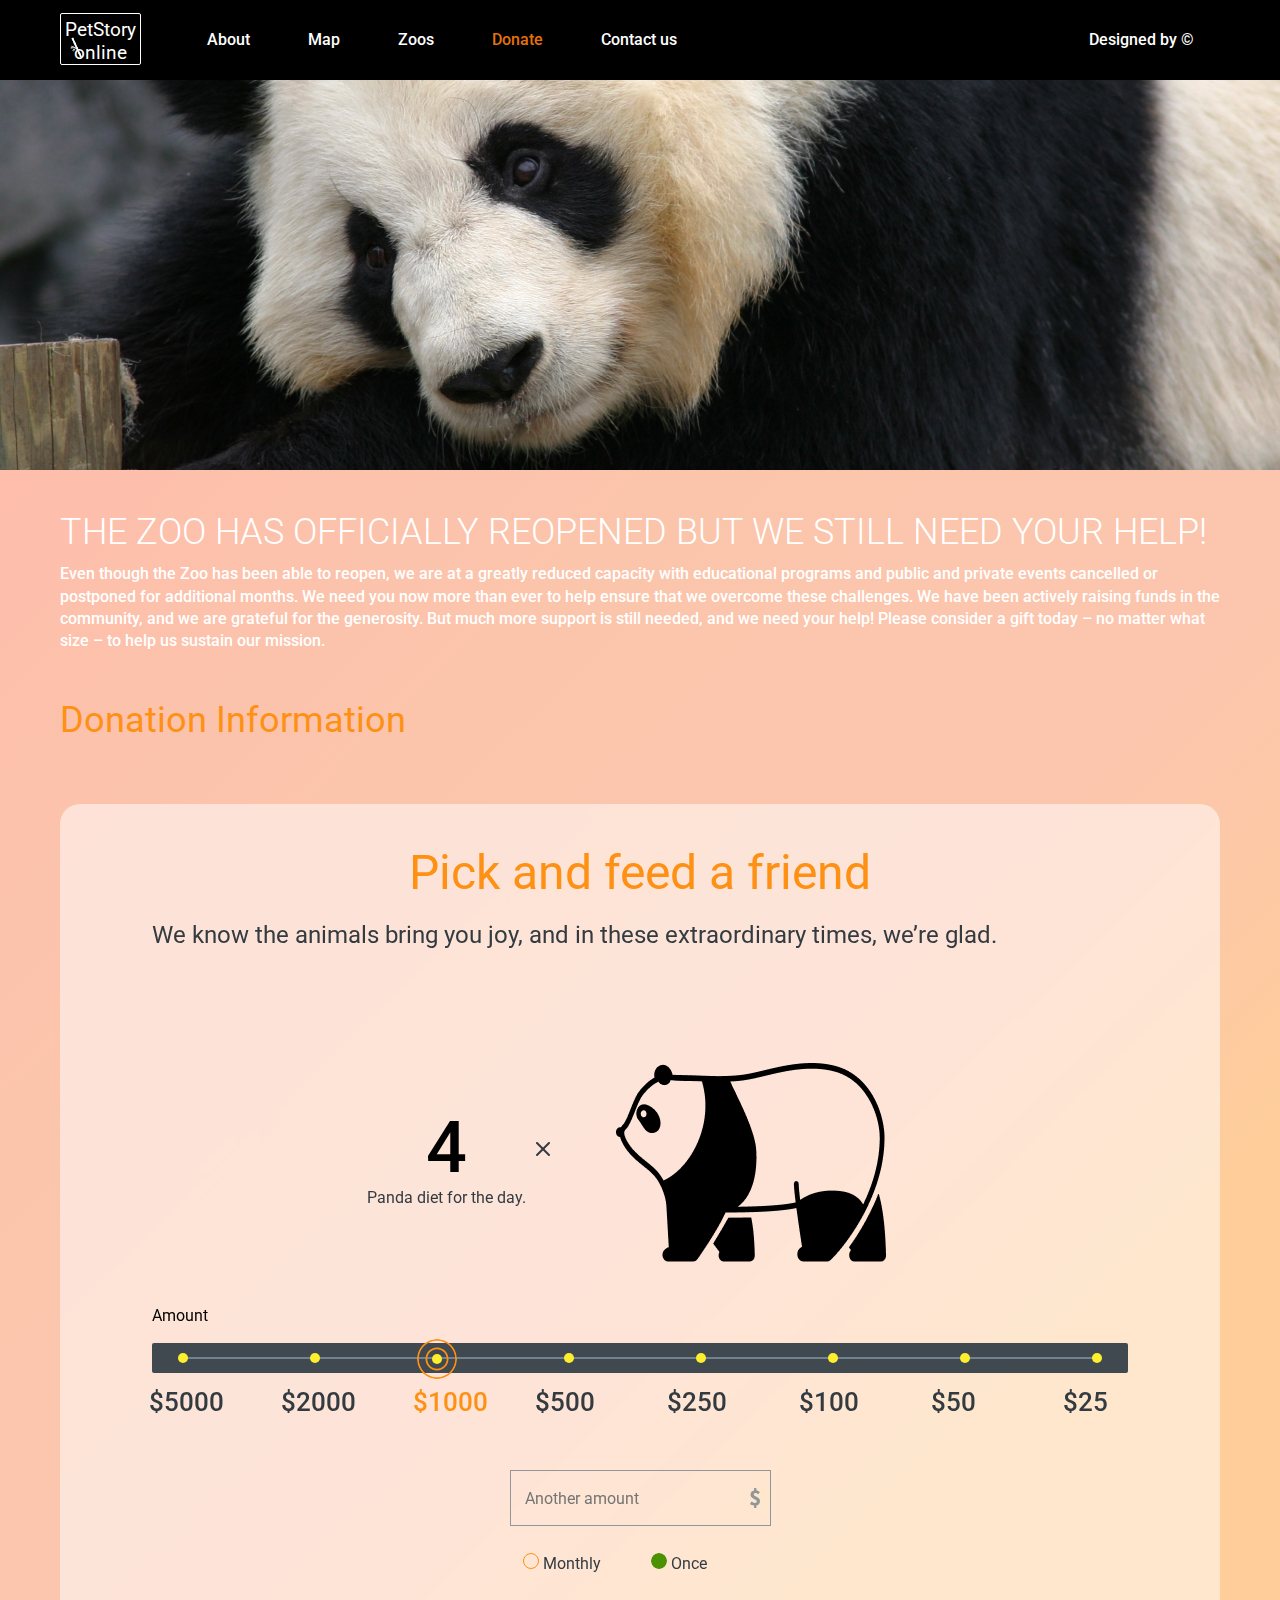
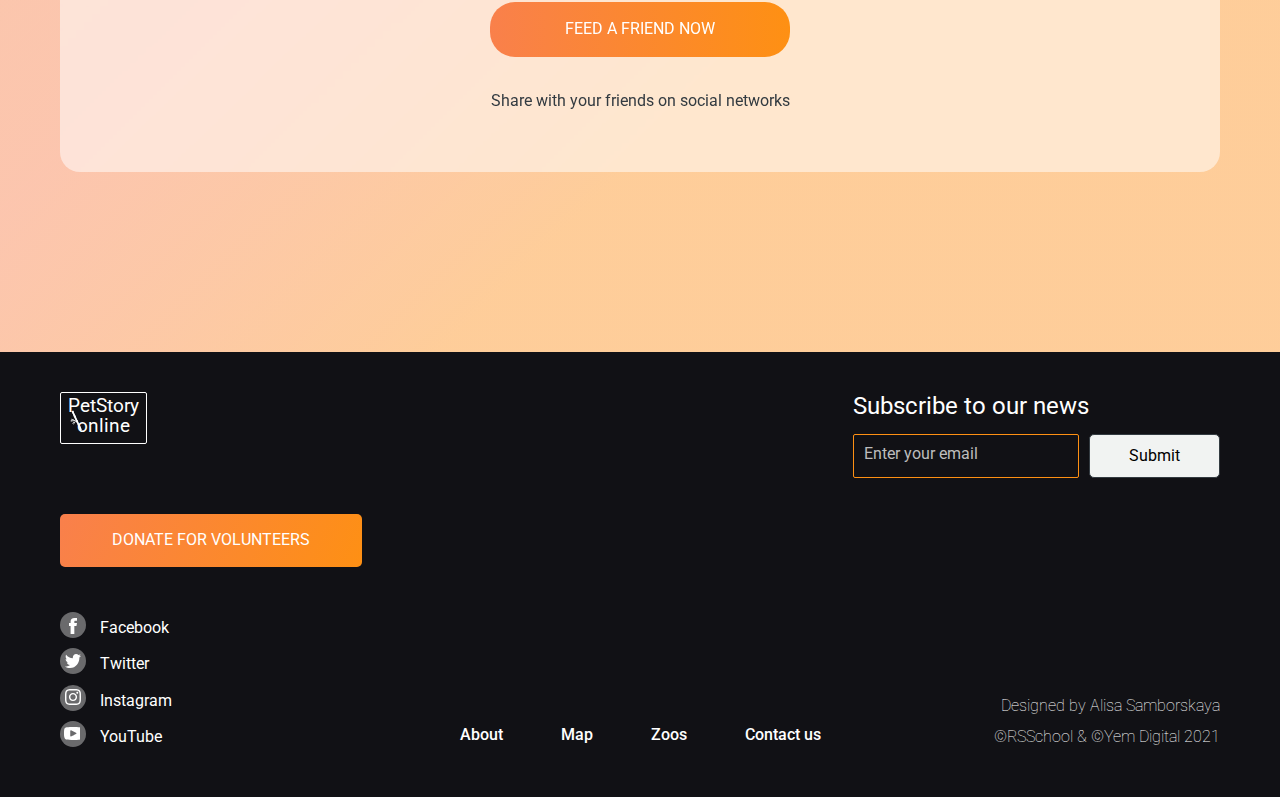
<file: online-zoo/pages/donate/index.html>
<!DOCTYPE html>
<html lang="en">
<head>
    <meta charset="UTF-8">
    <meta http-equiv="X-UA-Compatible" content="IE=edge">
    <meta name="viewport" content="width=device-width, initial-scale=1.0">
    <title>online-zoo_main-page</title>
    <link rel="preconnect" href="https://fonts.googleapis.com">
    <link rel="preconnect" href="https://fonts.gstatic.com" crossorigin>
    <link href="https://fonts.googleapis.com/css2?family=Roboto:ital,wght@0,100;0,300;0,400;0,500;0,700;0,900;1,100;1,300;1,400;1,500;1,700;1,900&display=swap" rel="stylesheet">
    <link rel="stylesheet" href="../../assets/styles/normalize.css">
    <link rel="stylesheet" href="../../assets/styles/style.css">
    <link rel="stylesheet" href="style.css">
</head>
<body>
    </style>
    <header class="header">
        <div class="container">
            <div class="header__wrap">
                <div class="header__logo">
                    <h1 class="header__logo__link">
                        <a href="/gulshat1705-JSFE2022Q3/online-zoo/pages/main/index.html">PetStory online<img class="header__logo__link-img" src="../../assets/icons/bamboo.svg" width="12" height="21" alt="PetStroy online"></img></a>
                    </h1>    
                </div>
                <div class="menu-btn">
                    <span></span>
                    <span></span>
                    <span></span>
                </div>       
                <nav class="header__nav">
                    <ul class="header__nav__menu">
                        <li class="header__nav__menu__item">
                            <a href="/gulshat1705-JSFE2022Q3/online-zoo/pages/main/index.html" class="header__nav__menu__item__link">About</a>
                        </li>
                        <li class="header__nav__menu__item">
                            <a href="/gulshat1705-JSFE2022Q3/online-zoo/pages/main/index.html" class="header__nav__menu__item__link">Map</a>
                        </li>
                        <li class="header__nav__menu__item">
                            <a href="/gulshat1705-JSFE2022Q3/online-zoo/pages/main/index.html" class="header__nav__menu__item__link">Zoos</a>
                        </li>
                        <li class="header__nav__menu__item">
                            <a href="/gulshat1705-JSFE2022Q3/online-zoo/pages/donate/index.html" class="header__nav__menu__item__link  active">Donate</a>
                        </li> 
                        <li class="header__nav__menu__item">
                            <a href="/gulshat1705-JSFE2022Q3/online-zoo/pages/main/index.html" class="header__nav__menu__item__link">Contact us</a>
                        </li>
                    </ul>
                    <div class="header__designed">
                        <a href="https://www.figma.com/file/jfEFwkXVj1WRq7sUHDr8os/PetStory-online?node-id=0%3A1" class="header__nav__menu__item__link donate">Designed by ©</a>
                    </div> 
                </nav> 
 
                <!-- <div class="menu">  
                    <div class="close-menu"></div>              
                 
                    <nav class="header__nav">
                        <ul class="header__nav__menu">
                            <li class="header__nav__menu__item">
                                <a href="/gulshat1705-JSFE2022Q3/online-zoo/pages/main/index.html" class="header__nav__menu__item__link">About</a>
                            </li>
                            <li class="header__nav__menu__item">
                                <a href="/gulshat1705-JSFE2022Q3/online-zoo/pages/main/index.html" class="header__nav__menu__item__link">Map</a>
                            </li>
                            <li class="header__nav__menu__item">
                                <a href="/gulshat1705-JSFE2022Q3/online-zoo/pages/main/index.html" class="header__nav__menu__item__link">Zoos</a>
                            </li>
                            <li class="header__nav__menu__item">
                                <a href="/gulshat1705-JSFE2022Q3/online-zoo/pages/donate/index.html" class="header__nav__menu__item__link  active">Donate</a>
                            </li> 
                            <li class="header__nav__menu__item">
                                <a href="/gulshat1705-JSFE2022Q3/online-zoo/pages/main/index.html" class="header__nav__menu__item__link">Contact us</a>
                            </li>
                        </ul>
                        <div class="header__designed">
                            <a href="https://www.figma.com/file/jfEFwkXVj1WRq7sUHDr8os/PetStory-online?node-id=0%3A1" class="header__nav__menu__item__link donate">Designed by ©</a>
                        </div> 
                    </nav> 
                </div>                      -->
            </div> 
        </div>
    </header>
    <main>
        <div class="donate-bg">
            <img src="../../assets/images/panda_bg.jpg" width="1600" height="390" alt="panda" class="donate__main-img">
            <section class="donate-info">
                <div class="container info">
                    <h2 class="donate-title">THE ZOO HAS OFFICIALLY REOPENED BUT WE STILL NEED YOUR HELP!</h2>
                    <p class="donate-text">Even though the Zoo has been able to reopen, we are at a greatly reduced capacity with 
                        educational programs and public and private events cancelled or postponed for additional
                         months. We need you now more than ever to help ensure that we overcome these challenges.
                          We have been actively raising funds in the community, and we are grateful for the generosity.
                            But much more support is still needed, and we need your help! Please consider a gift today – 
                        no matter what size – to help us sustain our mission.
                    </p>
                    <h3 class="donation">Donation Information</h3>
                    <div class="donation-pick">
                        <h3 class="orange-title">Pick and feed a friend</h3>
                        <h4 class="dark-subtitle donation-subtitle">We know the animals bring you joy, and in these extraordinary times, we’re glad.</h4>
                        <div class="donation-pick__info">
                            <div class="donation-pick__desc">
                                <div class="donation-pick__desc-block">
                                    <div class="donation-pick__desc-block__text">
                                        <p class="donation-pick__num">4</p>
                                        <p class="section-text pick__desc">Panda diet for the day.</p>
                                    </div>    
                                    <img class="donation-pick__desc-block__img" src="../../assets/icons/x_icon.svg" width="14" height="14" alt="donate panda">
                                </div>    
                                <img src="../../assets/icons/panda_widget1.png" class="panda-w" width="284" height="246" alt="donate panda">
                            </div>
                            <p class="pick-amount">Amount</p>
                            <div class="amount">
                                <div class="amount__form">
                                    <span class="form-border"></span>
                                    <form>                                   
                                        <fieldset class="amount__form-fieldset">
                                            <div class="radio-control">
                                                <input type="radio" name="radio1" id="radio-1" value="radio-1"/>
                                                <label for="radio-1">$5000</label>
                                            </div>
                                            <div class="radio-control tablet-hide">
                                                <input type="radio" name="radio1" id="radio-2" value="radio-2"/>
                                                <label for="radio-2">$2000</label>
                                            </div>
                                            <div class="radio-control tablet-hide">
                                                <input type="radio" name="radio1" id="radio-3" value="radio-3" checked="checked"/>
                                                <label for="radio-3">$1000</label>
                                            </div>
                                            <div class="radio-control">
                                                <input type="radio" name="radio1" id="radio-4" value="radio-4"/>
                                                <label for="radio-4">$500</label>
                                            </div>
                                            <div class="radio-control">
                                                <input type="radio" name="radio1" id="radio-5" value="radio-5"/>
                                                <label for="radio-5">$250</label>                                            
                                            </div>
                                            <div class="radio-control">
                                                <input type="radio" name="radio1" id="radio-6" value="radio-6"/>
                                                <label for="radio-6">$100</label>
                                            </div>
                                            <div class="radio-control">
                                                <input type="radio" name="radio1" id="radio7" value="radio-7"/>
                                                <label for="radio-7">$50</label>
                                            </div>
                                            <div class="radio-control">
                                                <input type="radio" name="radio1" id="radio-8" value="radio-8"/>
                                                <label for="radio-8">$25</label>    
                                            </div>                                            
                                        </fieldset>
                                    </form>
                                </div>
                            </div>
                            <div class="select-form">
                                <div class="custom-style">
                                    <div class="dollar"></div>
                                    <input class="amount-input" type="number" placeholder="Another amount" onfocus="value=''">
                                    <!-- <select>                                    
                                        <option value="0" type="number">Another amount</option>
                                        <option value="1" type="number">200</option>
                                    </select> -->
                                </div>
                            </div>
                            <div class="pay-date">
                                <div class="pay-date__wrap">
                                    <div class="pay">
                                        <input type="radio" name="radio-1" id="radi1" value="radi1"/>
                                        <label for="radi1">Monthly</label>
                                    </div>
                                    <div class="pay">
                                        <input type="radio" name="radio-1" id="radi2" value="radi2" checked="checked"/>
                                        <label for="radi2">Once</label>
                                    </div>
                                </div>                                                                      
                            </div>  
                            <button class="rounded-button pay-donate" type="button">Feed a friend now</button>  
                            <p class="donte-pay-text">Share with your friends on social networks </p>
                        </div>
                    </div>
                </div>
                

            </section>
        </div>

    </main>
    <footer class="footer">
        <div class="container footer__wrap">
            <div class="header__logo footer__logo">
                <h2 class="header__logo__link">
                    <a href="/gulshat1705-JSFE2022Q3/online-zoo/pages/main/index.html">PetStory online<img class="header__logo__link-img" src="../../assets/icons/bamboo.svg" width="12" height="21" alt="PetStroy online"></img></a>
                </h2>    
            </div>
            <div class="subscibe-form">
                <h3 class="title-white">Subscribe to our news</h3>
                <form action="#">
                    <div class="form-wrap">
                        <div class="form-control">
                            <input class="form-control__email" type="email" placeholder="Enter your email" required>
                        </div>
                        <button class="subscribe-btn" disabled="disables">Submit</button>
                    </div>    
                </form>
            </div>
            <a class="rectangle-btn" href="/gulshat1705-JSFE2022Q3/online-zoo/pages/donate/index.html" type="button">donate for volunteers</a>
            
        </div>
        <div class="container footer-block">
            <div class="social">
                <ul class="social-items">
                    <li class="social-item"><a class="social-link fb" href="https://www.facebook.com"><i></i>Facebook</a></li>
                    <li class="social-item"><a class="social-link tw" href="https://www.twitter.com"><i></i>Twitter</a></li>
                    <li class="social-item"><a class="social-link insta" href="https://www.instagram.com/"><i></i>Instagram</a></li>
                    <li class="social-item"><a class="social-link ytube" href="https://www.youtube.com"><i></i>YouTube</a></li>
                </ul>
            </div>
            <div class="footer-nav">
                <ul class="header__nav__menu">
                    <li class="header__nav__menu__item">
                        <a href="/gulshat1705-JSFE2022Q3/online-zoo/pages/main/index.html" class="header__nav__menu__item__link">About</a>
                    </li>
                    <li class="header__nav__menu__item">
                        <a href="/gulshat1705-JSFE2022Q3/online-zoo/pages/main/index.html" class="header__nav__menu__item__link">Map</a>
                    </li>
                    <li class="header__nav__menu__item">
                        <a href="/gulshat1705-JSFE2022Q3/online-zoo/pages/main/index.html" class="header__nav__menu__item__link">Zoos</a>
                    </li>
                    <li class="header__nav__menu__item">
                        <a href="/gulshat1705-JSFE2022Q3/online-zoo/pages/main/index.html" class="header__nav__menu__item__link">Contact us</a>
                    </li>
                </ul>
            </div>
            <div class="copyright">
                <span class="copyright-text">Designed by Alisa Samborskaya</span>
                <span class="copyright-text">©RSSchool & ©Yem Digital 2021</span>
            </div>
        </div>

    </footer>
</body>
</html>
</file>
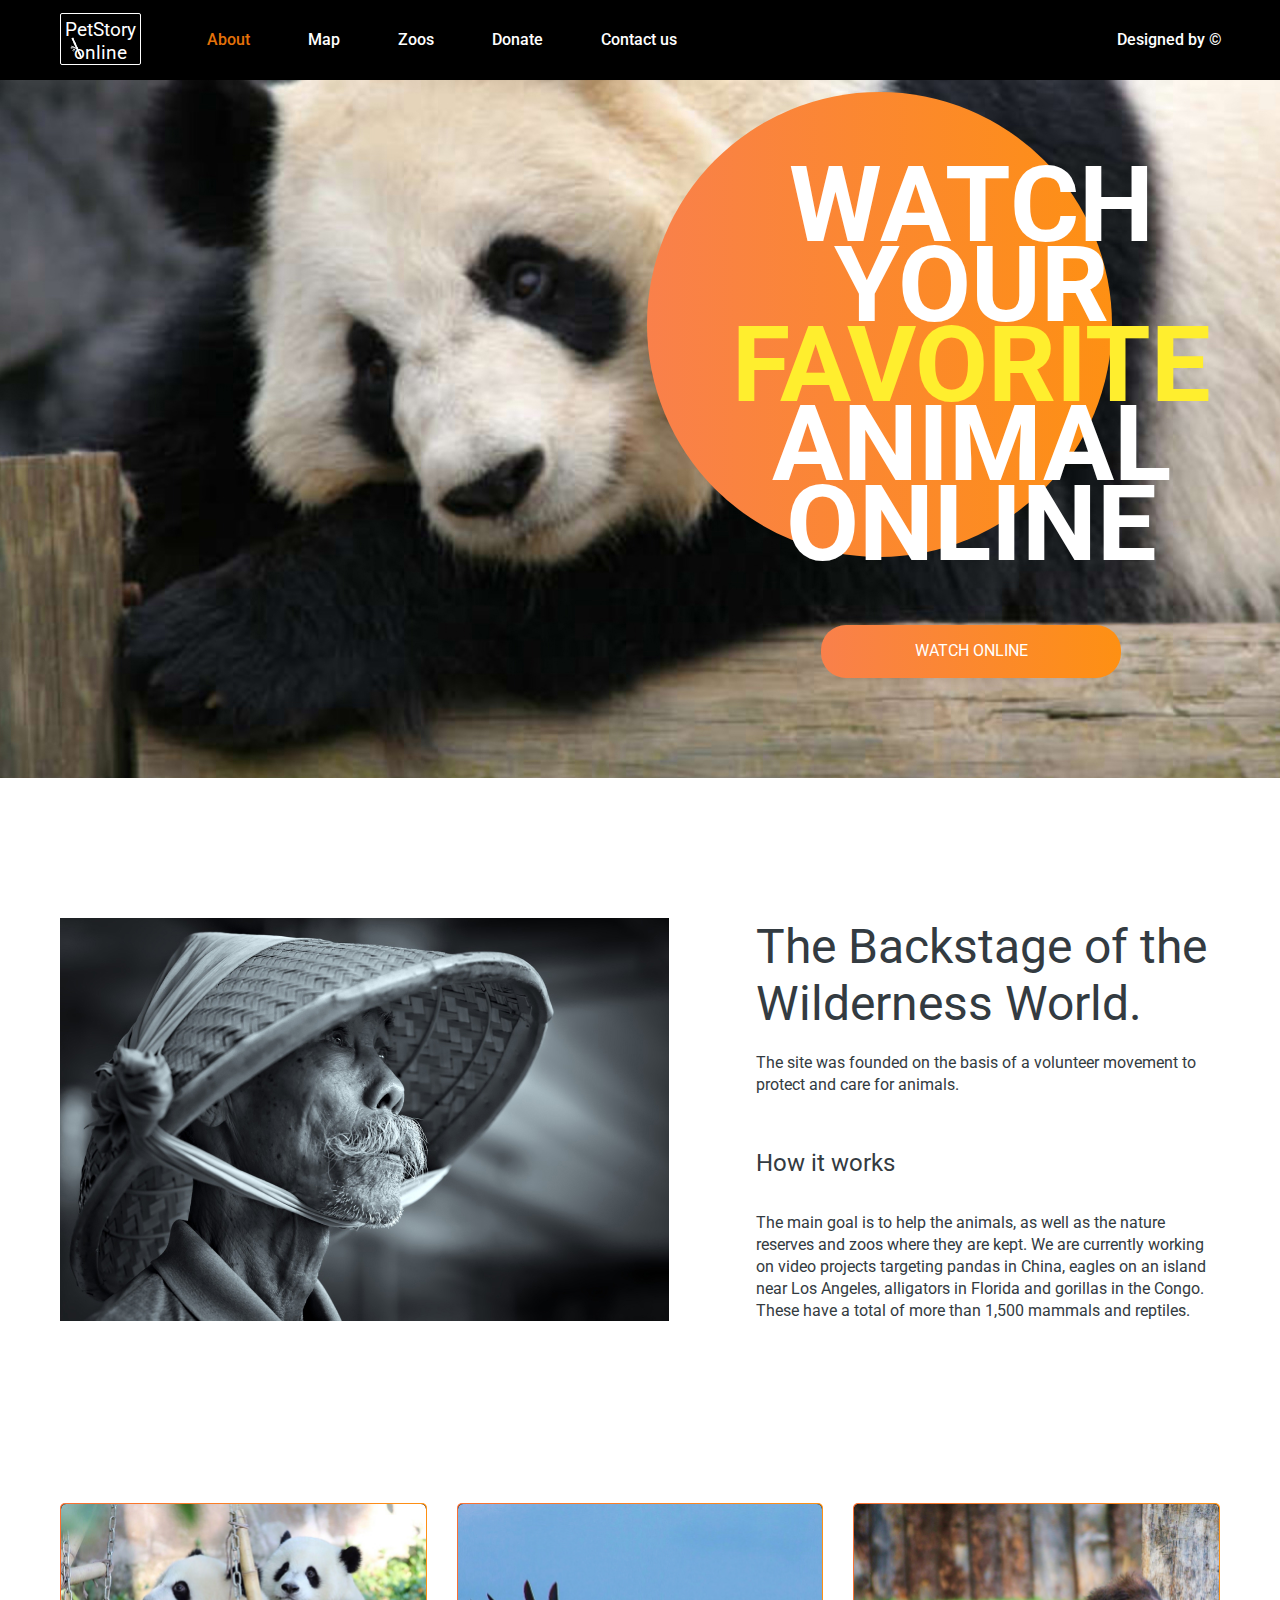
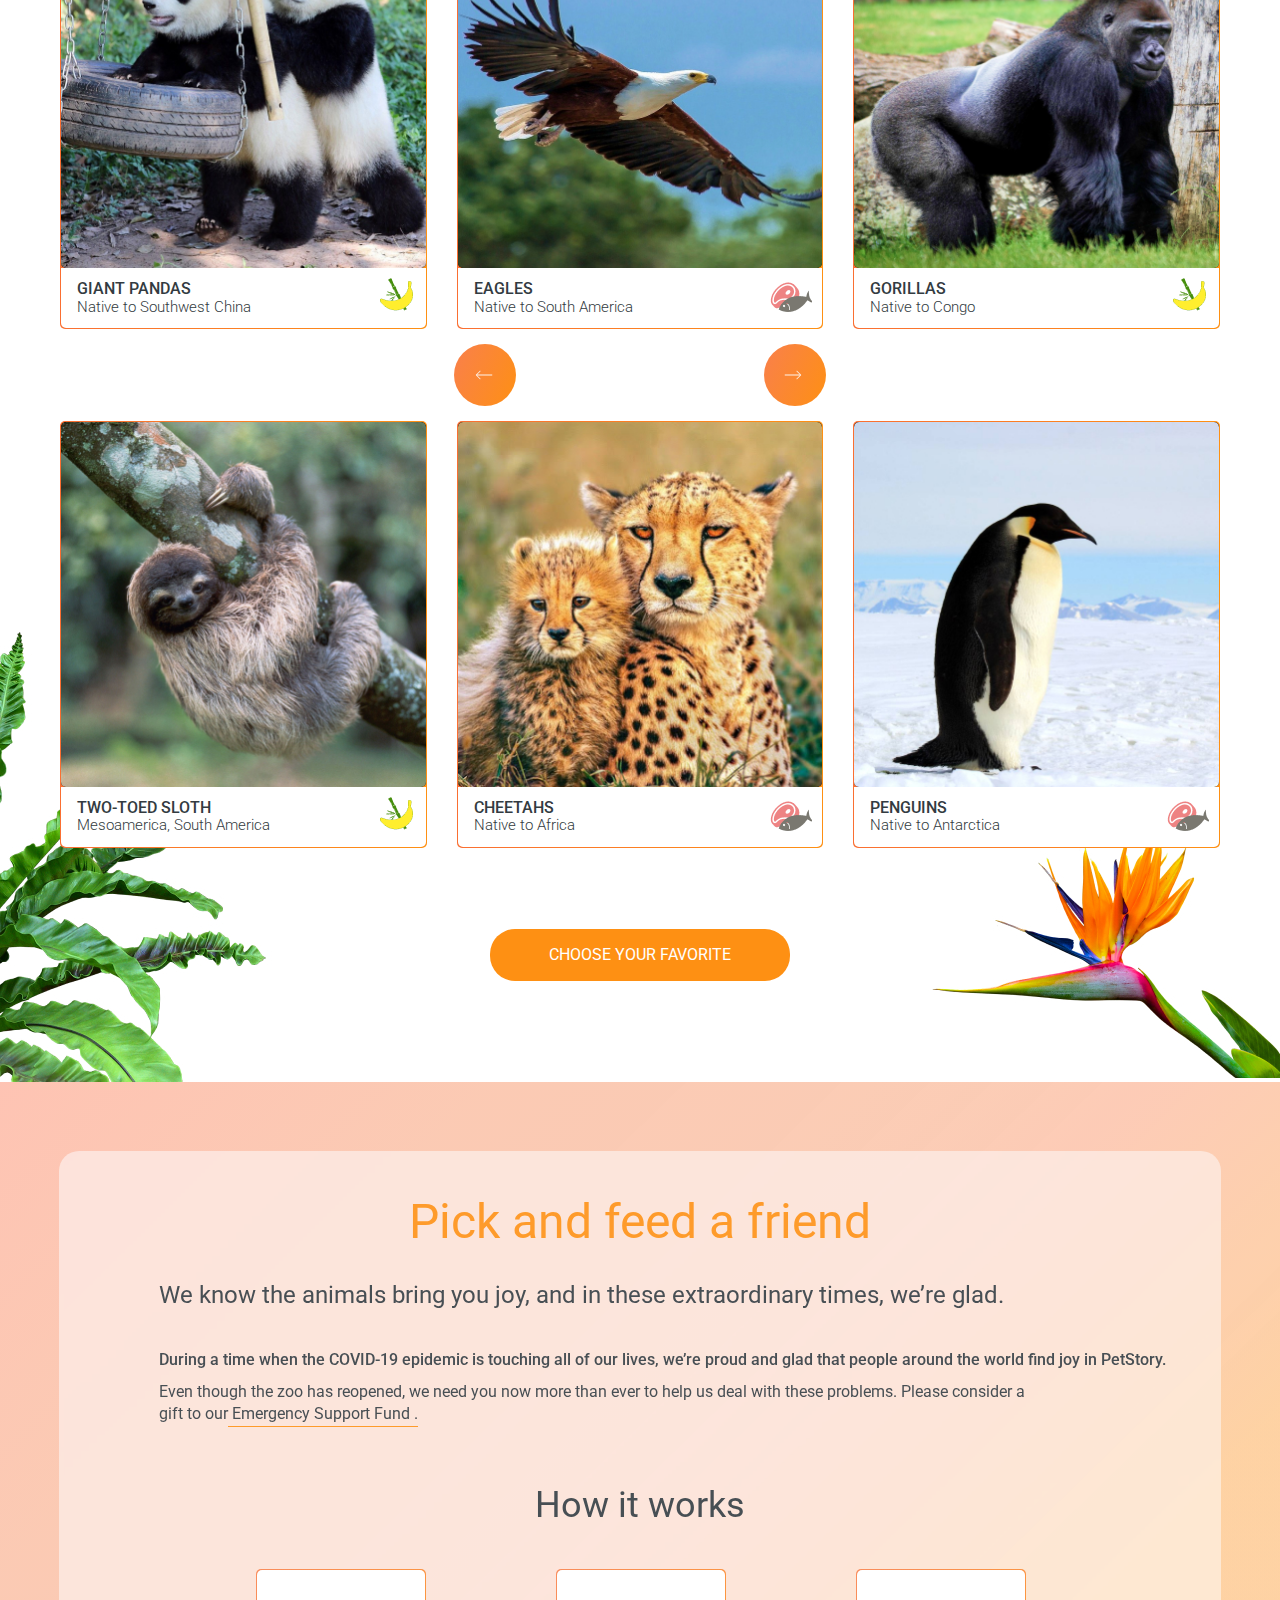
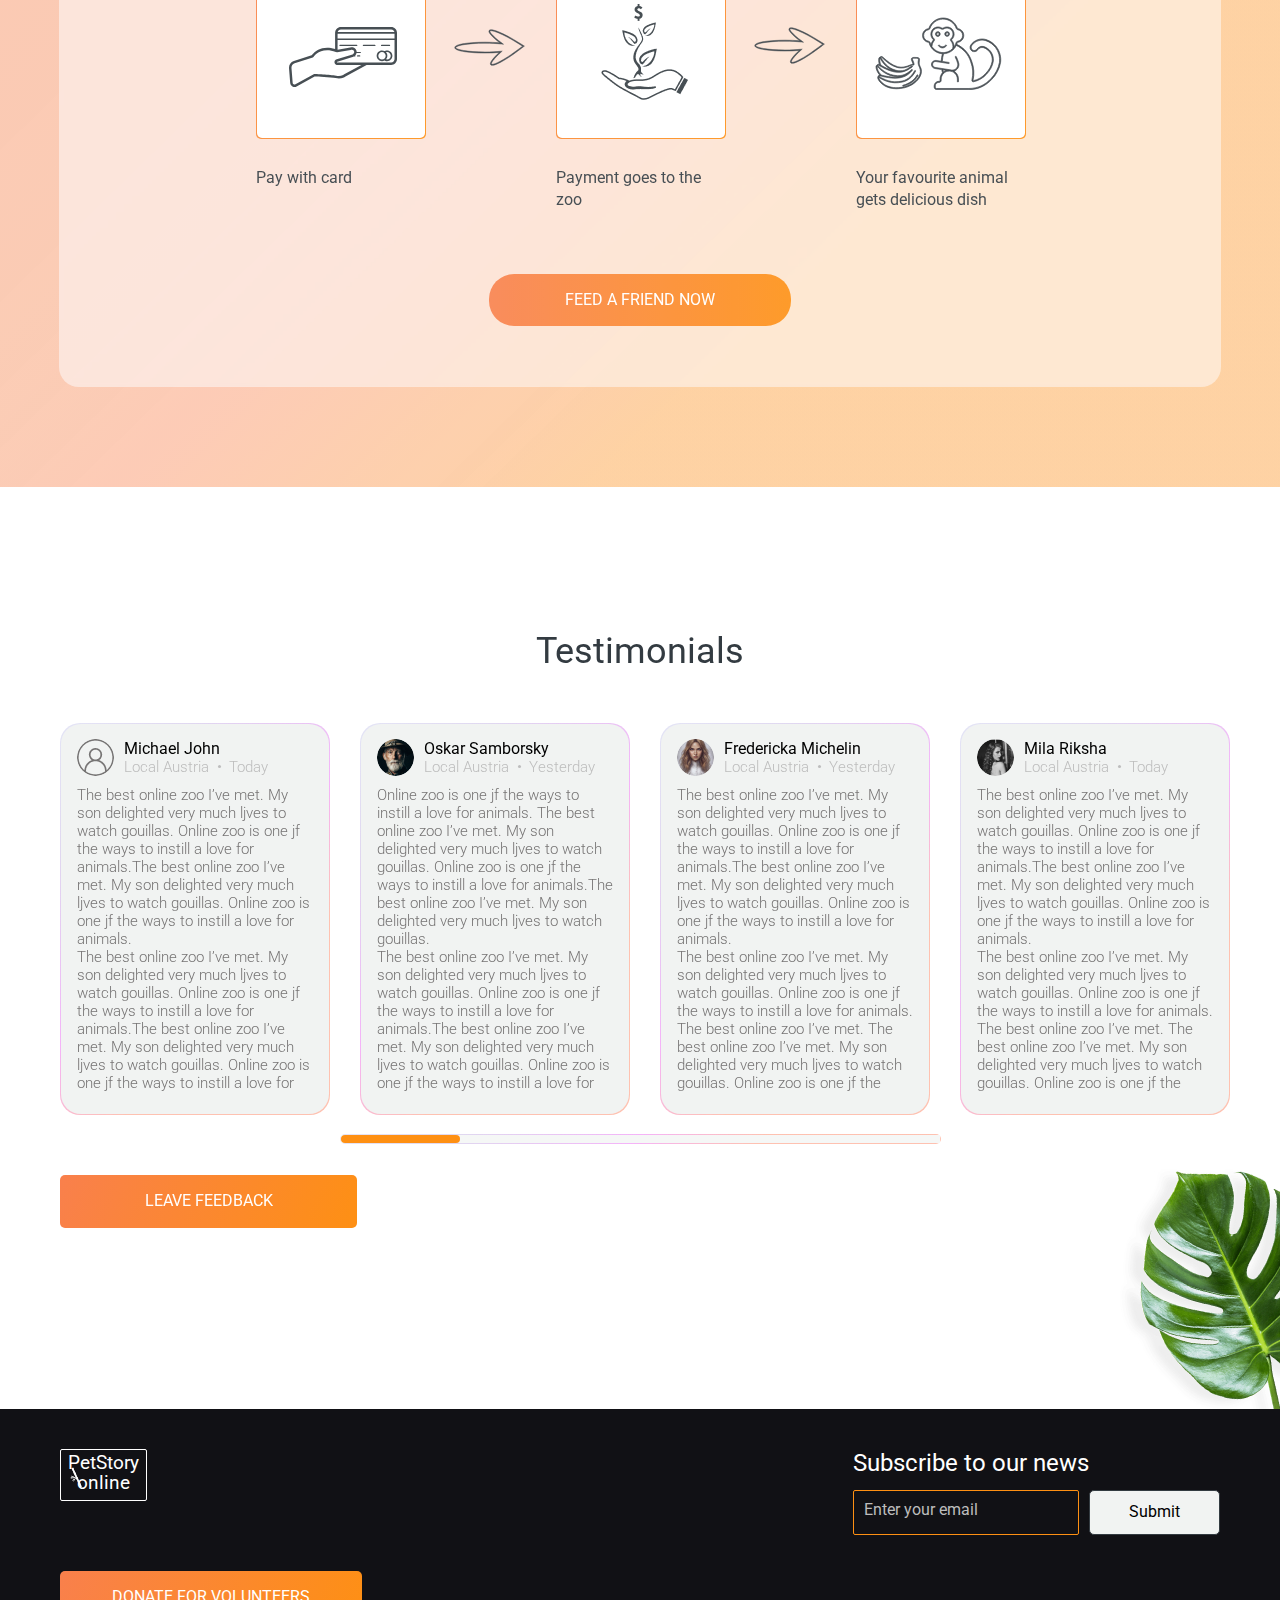
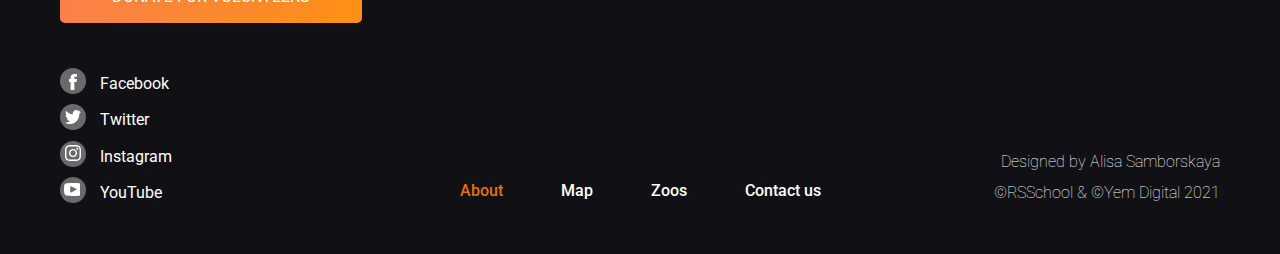
<file: online-zoo/pages/main/index.html>
<!DOCTYPE html>
<html lang="en">
<head>
    <meta charset="UTF-8">
    <meta http-equiv="X-UA-Compatible" content="IE=edge">
    <meta name="viewport" content="width=device-width, initial-scale=1.0">
    <title>online-zoo_main-page</title>
    <link rel="preconnect" href="https://fonts.googleapis.com">
    <link rel="preconnect" href="https://fonts.gstatic.com" crossorigin>
    <link href="https://fonts.googleapis.com/css2?family=Roboto:ital,wght@0,100;0,300;0,400;0,500;0,700;0,900;1,100;1,300;1,400;1,500;1,700;1,900&display=swap" rel="stylesheet">
    <link rel="stylesheet" href="../../assets/styles/normalize.css">
    <link rel="stylesheet" href="../../assets/styles/style.css">
    <link rel="stylesheet" href="style.css">
</head>
<body>
    <header class="header">
        <div class="container">
            <div class="header__wrap">
                <div class="header__logo">
                    <h1 class="header__logo__link">
                        <a href="/gulshat1705-JSFE2022Q3/online-zoo/pages/main/index.html">PetStory online<img class="header__logo__link-img" src="../../assets/icons/bamboo.svg" width="12" height="21" alt="PetStroy online"></img></a>
                    </h1>    
                </div>
                <div class="menu-btn">
                    <span></span>
                    <span></span>
                    <span></span>
                </div> 
                <nav class="header__nav">
                    <ul class="header__nav__menu">
                        <li class="header__nav__menu__item">
                            <a href="/gulshat1705-JSFE2022Q3/online-zoo/pages/main/index.html" class="header__nav__menu__item__link active">About</a>
                        </li>
                        <li class="header__nav__menu__item">
                            <a href="/gulshat1705-JSFE2022Q3/online-zoo/pages/main/index.html" class="header__nav__menu__item__link">Map</a>
                        </li>
                        <li class="header__nav__menu__item">
                            <a href="/gulshat1705-JSFE2022Q3/online-zoo/pages/main/index.html" class="header__nav__menu__item__link">Zoos</a>
                        </li>
                        <li class="header__nav__menu__item">
                            <a href="/gulshat1705-JSFE2022Q3/online-zoo/pages/donate/index.html" class="header__nav__menu__item__link">Donate</a>
                        </li> 
                        <li class="header__nav__menu__item">
                            <a href="/gulshat1705-JSFE2022Q3/online-zoo/pages/main/index.html" class="header__nav__menu__item__link">Contact us</a>
                        </li>
                    </ul>
                    <div class="header__designed">
                        <a href="https://www.figma.com/file/jfEFwkXVj1WRq7sUHDr8os/PetStory-online?node-id=0%3A1" class="header__nav__menu__item__link des">Designed by ©</a>
                    </div> 
                </nav>           
                <!-- <div class="menu">  
                    <div class="close-menu"></div>              
                
                    <nav class="header__nav">
                        <ul class="header__nav__menu">
                            <li class="header__nav__menu__item">
                                <a href="/gulshat1705-JSFE2022Q3/online-zoo/pages/main/index.html" class="header__nav__menu__item__link active">About</a>
                            </li>
                            <li class="header__nav__menu__item">
                                <a href="/gulshat1705-JSFE2022Q3/online-zoo/pages/main/index.html" class="header__nav__menu__item__link">Map</a>
                            </li>
                            <li class="header__nav__menu__item">
                                <a href="/gulshat1705-JSFE2022Q3/online-zoo/pages/main/index.html" class="header__nav__menu__item__link">Zoos</a>
                            </li>
                            <li class="header__nav__menu__item">
                                <a href="/gulshat1705-JSFE2022Q3/online-zoo/pages/donate/index.html" class="header__nav__menu__item__link">Donate</a>
                            </li> 
                            <li class="header__nav__menu__item">
                                <a href="/gulshat1705-JSFE2022Q3/online-zoo/pages/main/index.html" class="header__nav__menu__item__link">Contact us</a>
                            </li>
                        </ul>
                        <div class="header__designed">
                            <a href="https://www.figma.com/file/jfEFwkXVj1WRq7sUHDr8os/PetStory-online?node-id=0%3A1" class="header__nav__menu__item__link des">Designed by ©</a>
                        </div> 
                    </nav>
                </div>                       -->
            </div> 
        </div>
    </header>
    <main>
        <section class="preview">
            <img class="preview__main-img" src="../../assets/images/giant_panda.jpg" width="1600" height="780" alt="giant panda">
            <img class="preview__main-img__tablet" src="../../assets/images/panda_bg_tablet.jpg" width="640" height="373" alt="giant panda">
            <img class="preview__main-img__mob" src="../../assets/Giant Panda.jpg" width="320" height="187" alt="giant panda">
            <div class="container">
                <div class="preview__text-wrapper">
                    <div class="preview__tagline">
                        <div class="preview__tagline__circle"></div>
                        <h2 class="preview__tagline__text-main">Watch your <span>favorite</span> animal online</h2>                    
                        <button class="rounded-button preview__tagline__button">watch online</button>
                    </div>
                </div>    
            </div>    
        </section>
        <section class="backstage">
            <img class="backstage__bg" src="../../assets/images/flower_foto1.jpg" width="204" height="613" alt="PetStory online backstage">
            <img class="backstage__bg-mob" src="../../assets/flower_foto1.jpg" width="35" height="225" alt="PetStory online backstage">
            <div class="container backstage__block">
                <div class="backstage__block__img-block">
                    <img class="backstage__block__img" src="../../assets/images/bamboo-cap.jpg" width="609" height="403" alt="PetStory online backstage">
                </div>
                <div class="backstage__block__text-block">
                    <h2 class="dark-title">The Backstage of the Wilderness World.</h2>
                    <p class="section-text">The site was founded on the basis of a volunteer movement to protect and care for animals.</p>
                    <h3 class="dark-subtitle dark-subtitle--backstage">How it works </h3>
                    <p class="section-text">The main goal is to help the animals, as well as the nature reserves and zoos where they are kept. 
                        We are currently working on video projects targeting pandas in China, eagles on an island near Los Angeles, alligators in Florida and
                         gorillas in the Congo. These have a total of more than 1,500 mammals and reptiles.
                    </p>
                </div>
            </div>
        </section>
        <section class="pets">
            <div class="container">
                <div class="pets__slide">
                    <div class="pets__slide__btn left">
                        <span class="arrows left-arrow" type="button"></span>
                    </div>
                    <div  class="pets__slide__btn right">    
                        <span class="arrows right-arrow" type="button"></span>
                    </div>
                    <div class="pets__items">
                        <div class="pets__item">                        
                            <div class="pets__item__gradient">
                                <div class="pets__item__gradient-block">
                                    <img src="../../assets/images/pets1.jpg" width="366" height="366" alt="PetStory pets">
                                </div>    
                                <div class="pets__item__text fruits">
                                    <h4 class="pets__item__text__subtitle">giant Pandas</h4>
                                    <p class="pets__item__text__text">Native to Southwest China</p>
                                </div>
                            </div>                            
                        </div>
                        <div class="pets__item">                        
                            <div class="pets__item__gradient">
                                <div class="pets__item__gradient-block">
                                    <img src="../../assets/images/pets2.jpg" width="366" height="366" alt="PetStory pets">
                                </div>    
                                <div class="pets__item__text fish">
                                    <h4 class="pets__item__text__subtitle">Eagles</h4>
                                    <p class="pets__item__text__text">Native to South America</p>
                                </div>  
                            </div>                          
                        </div>
                        <div class="pets__item">
                            <div class="pets__item__gradient">
                                <div class="pets__item__gradient-block">
                                    <img src="../../assets/images/pets3.jpg" width="366" height="366" alt="PetStory pets">
                                </div>    
                                <div class="pets__item__text fruits">
                                    <h4 class="pets__item__text__subtitle">Gorillas</h4>
                                    <p class="pets__item__text__text">Native to Congo</p>
                                </div>  
                            </div>                          
                        </div>
                        <div class="pets__item">                        
                            <div class="pets__item__gradient">
                                <div class="pets__item__gradient-block">
                                    <img src="../../assets/images/pets4.jpg" width="366" height="366" alt="PetStory pets">
                                </div>    
                                <div class="pets__item__text fruits">
                                    <h4 class="pets__item__text__subtitle">Two-toed Sloth</h4>
                                    <p class="pets__item__text__text">Mesoamerica, South America</p>
                                </div> 
                            </div>                           
                        </div>
                        <div class="pets__item pets__item-last-items">                        
                            <div class="pets__item__gradient">
                                <div class="pets__item__gradient-block">
                                    <img src="../../assets/images/pets5.jpg" width="366" height="366" alt="PetStory pets">
                                </div>    
                                <div class="pets__item__text fish">
                                    <h4 class="pets__item__text__subtitle">cheetahs</h4>
                                    <p class="pets__item__text__text">Native to Africa</p>
                                </div>  
                            </div>                          
                        </div>
                        <div class="pets__item pets__item-last-items">                        
                            <div class="pets__item__gradient">
                                <div class="pets__item__gradient-block">
                                    <img src="../../assets/images/pets6.jpg" width="366" height="366" alt="PetStory pets">
                                </div>    
                                <div class="pets__item__text fish">
                                    <h4 class="pets__item__text__subtitle">Penguins</h4>
                                    <p class="pets__item__text__text">Native to Antarctica</p>
                                </div>         
                            </div>                   
                        </div>                                                                                                    
                    </div>

                </div>
                <button class="rounded-button no-gradient pets-btn" type="button">choose your favorite</button>                
                <img class="pets__bg-left" src="../../assets/images/palm_foto.jpg" width="292" height="460" alt="PetStory online pets">
                <div class="pets__bg-right">
                    <img class="" src="../../assets/images/strelitzia 1.jpg" width="368" height="275" alt="PetStory online pets">
                </div>    
            </div>
            <div class="pets__bg-left-small">
                <img src="../../assets/palm_foto.jpg" width="194" height="202" alt="PetStory online pets">
            </div> 
        </section>
        <section class="pick">
            <div class="container pick__block">
                <h3 class="orange-title">Pick and feed a friend</h3>
                <div class="pick__block__text-wrapper">
                    <h3 class="dark-subtitle pick-subtitle">We know the animals bring you joy, and in these extraordinary times, we’re glad.</h3>
                    <p class="section-text section-text-bold pick-bold-text">During a time when the COVID-19 epidemic is touching all of our lives, we’re
                        proud and glad that people around the world find joy in PetStory.</p>
                    <p class="section-text pick-text">Even though the zoo has reopened, we need you now more than ever to help 
                        us deal with these problems. Please consider a gift to our<a href="/gulshat1705-JSFE2022Q3/online-zoo/pages/donate/index.html" class="orange-link"> Emergency Support Fund . </a>
                    </p>
                </div>    
                <div class="how-it-works">
                    <h3 class="dark-title dark-title-big">How it works</h3>
                    <div class="how-it-works__items">
                        <div class="how-it-works__item">
                            <div class="how-it-works__item-wrapper">
                                <span class="how-it-works__item-img pay"></span>
                            </div>    
                            <p class="section-text how-it-works__item-text">Pay with card</p>
                        </div>
                        <div class="how-it-works__item ">
                            <div class="how-it-works__item-wrapper">
                                <span class="how-it-works__item-img zoo"></span>
                            </div>    
                            <p class="section-text how-it-works__item-text">Payment goes to the zoo</p>
                        </div>
                        <div class="how-it-works__item">
                            <div class="how-it-works__item-wrapper">
                                <span class="how-it-works__item-img monkey"></span>
                            </div>    
                            <p class="section-text how-it-works__item-text">Your favourite animal gets delicious dish</p>
                        </div>                      
                    </div>
                    <a class="rounded-button how-it-works__btn" type="button" href="/gulshat1705-JSFE2022Q3/online-zoo/pages/donate/index.html">Feed a friend now</a>
                </div>
            </div>
        </section>
        <section class="testimonials">
            <div class="container">
                <h3 class="dark-title dark-title-big">Testimonials</h3>
                <div class="testimoinals__wrapper">
                    <div class="testimonials__text-wrap"> 
                        <div class="testimonials__text-item">
                            <a href="/" class="testimonials__text-item-padding">
                                <div class="testimonials__text-item__info">
                                    <img class="testimonials__text-item__info__img" src="../../assets/icons/user.png" width="37" height="37" alt="PetOnline zoo user" >
                                    <div class="testimonials__text-item__info__user">
                                        <p class="testimonials__text-item__info__name">Michael John </p>
                                        <span class="testimonials__text-item__info__text location">Local Austria</span> 
                                        <span class="testimonials__text-item__info__text dot"></span>
                                        <span class="testimonials__text-item__info__text date">Today</span> 
                                    </div>                                        
                                </div>
                                <div class="small-text-wrap" >
                                    <p class="small-text">The best online zoo I’ve met. My son delighted very much ljves to watch gouillas.
                                        Online zoo is one jf the ways to instill a love for animals.The best online zoo
                                        I’ve met. My son delighted very much ljves to watch gouillas. Online zoo is one 
                                        jf the ways to instill a love for animals.<br>
                                        The best online zoo I’ve met. My son delighted very much ljves to watch gouillas.
                                        Online zoo is one jf the ways to instill a love for animals.The best online zoo I’ve
                                        met. My son delighted very much ljves to watch gouillas. Online zoo is one jf the ways 
                                        to instill a love for animals.
                                    </p>
                                </div>    
                            </a>    
                        </div>
                    </div>
                    <div class="testimonials__text-wrap"> 
                        <div class="testimonials__text-item">
                            <a href="/" class="testimonials__text-item-padding">
                                <div class="testimonials__text-item__info">
                                    <img class="testimonials__text-item__info__img" src="../../assets/images/user3.jpg" width="37" height="37" alt="PetOnline zoo user" >
                                    <div class="testimonials__text-item__info__user">
                                        <p class="testimonials__text-item__info__name">Oskar Samborsky</p>
                                        <span class="testimonials__text-item__info__text location">Local Austria</span> 
                                        <span class="testimonials__text-item__info__text dot"></span>
                                        <span class="testimonials__text-item__info__text date">Yesterday</span> 
                                    </div>    
                                </div>
                                <div class="small-text-wrap">
                                    <p class="small-text">Online zoo is one jf the ways to instill a love for animals.
                                        The best online zoo I’ve met. My son delighted very much ljves to watch gouillas.
                                        Online zoo is one jf the ways to instill a love for animals.The best online zoo I’ve met. My son delighted very much ljves to watch gouillas. <br>
                                        The best online zoo I’ve met. My son delighted very much ljves to watch gouillas. 
                                        Online zoo is one jf the ways to instill a love for animals.The best online zoo I’ve 
                                        met. My son delighted very much ljves to watch gouillas. Online zoo is one jf the 
                                        ways to instill a love for animals.                                   
                                        The best online zoo I’ve met. My son delighted very much ljves to watch gouillas.
                                        Online zoo is one jf the ways to instill a love for animals.The best online zoo I’ve
                                        met. My son delighted very much ljves to watch gouillas. Online zoo is one jf the
                                        ways to instill a love for animals.                                    
                                    </p>
                                </div>    
                            </a>    
                        </div>
                    </div> 
                    <div class="testimonials__text-wrap"> 
                        <div class="testimonials__text-item">
                            <a href="/" class="testimonials__text-item-padding">
                                <div class="testimonials__text-item__info">
                                    <img class="testimonials__text-item__info__img" src="../../assets/images/user2.jpg" width="37" height="37" alt="PetOnline zoo user" >
                                    <div class="testimonials__text-item__info__user">
                                        <p class="testimonials__text-item__info__name">Fredericka Michelin</p>
                                        <span class="testimonials__text-item__info__text location">Local Austria</span> 
                                        <span class="testimonials__text-item__info__text dot"></span>
                                        <span class="testimonials__text-item__info__text date">Yesterday</span> 
                                    </div>    
                                </div>
                                <div class="small-text-wrap">
                                    <p class="small-text">The best online zoo I’ve met. My son delighted very much 
                                        ljves to watch gouillas. Online zoo is one jf the ways to instill a love for 
                                        animals.The best online zoo I’ve met. My son delighted very much ljves to watch
                                        gouillas. Online zoo is one jf the ways to instill a love for animals.<br>
                                        The best online zoo I’ve met. My son delighted very much ljves to watch
                                         gouillas. Online zoo is one jf the ways to instill a love for animals. The 
                                         best online zoo I’ve met.
                                        The best online zoo I’ve met. My son delighted very much ljves to watch 
                                        gouillas. Online zoo is one jf the ways to instill a love for animals. The 
                                        best online zoo I’ve met.<br> My son delighted very much ljves to watch gouillas.
                                         Online zoo is one jf the ways to instill a love for animals.                                                                           
                                    </p>
                                </div>    
                            </a>    
                        </div>
                    </div> 
                    <div class="testimonials__text-wrap"> 
                        <div class="testimonials__text-item">
                            <a href="/" class="testimonials__text-item-padding">
                                <div class="testimonials__text-item__info">
                                    <img class="testimonials__text-item__info__img" src="../../assets/images/user4.png" width="37" height="37" alt="PetOnline zoo user" >
                                    <div class="testimonials__text-item__info__user">
                                        <p class="testimonials__text-item__info__name">Mila Riksha </p>
                                        <span class="testimonials__text-item__info__text location">Local Austria</span> 
                                        <span class="testimonials__text-item__info__text dot"></span>
                                        <span class="testimonials__text-item__info__text date">Today</span> 
                                    </div>    
                                </div>
                                <div class="small-text-wrap">
                                    <p class="small-text">The best online zoo I’ve met. My son delighted very much 
                                        ljves to watch gouillas. Online zoo is one jf the ways to instill a love for 
                                        animals.The best online zoo I’ve met. My son delighted very much ljves to watch
                                        gouillas. Online zoo is one jf the ways to instill a love for animals.<br>
                                        The best online zoo I’ve met. My son delighted very much ljves to watch
                                         gouillas. Online zoo is one jf the ways to instill a love for animals. The 
                                         best online zoo I’ve met.
                                        The best online zoo I’ve met. My son delighted very much ljves to watch 
                                        gouillas. Online zoo is one jf the ways to instill a love for animals. The 
                                        best <br> online zoo I’ve met.  My son delighted very much ljves to watch gouillas.
                                         Online zoo is one jf the ways to instill a love for animals.                                                                           
                                    </p>
                                </div>    
                            </a>    
                        </div>
                    </div>                                                            
                </div>
                <div class="testimonials__scrollbar__wrapper"> 
                    <div class="testimonials__scrollbar">
                        <a class="testimonials__scrollbar__buttons active-scroll"></a>                    
                        <a class="testimonials__scrollbar__buttons"></a>                    
                        <a class="testimonials__scrollbar__buttons"></a>                    
                        <a class="testimonials__scrollbar__buttons"></a>                    
                        <a class="testimonials__scrollbar__buttons"></a>                    
                    </div>
                </div>
                <button class="rectangle-btn" type="button">leave feedback</button>
            </div>
            <div class="testimonials__bg">
                <img src="../../assets/images/leav_foto.jpg" width="247" height="408" alt="Online PetOnline">
            </div>
        </section>        
    </main>
    <footer class="footer">
        <div class="container footer__wrap">
            <div class="header__logo footer__logo">
                <h2 class="header__logo__link">
                    <a href="/gulshat1705-JSFE2022Q3/online-zoo/pages/main/index.html">PetStory online<img class="header__logo__link-img" src="../../assets/icons/bamboo.svg" width="12" height="21" alt="PetStroy online"></img></a>
                </h2>    
            </div>
            <div class="subscibe-form">
                <h3 class="title-white">Subscribe to our news</h3>
                <form action="#">
                    <div class="form-wrap">
                        <div class="form-control">
                            <input class="form-control__email" type="email" placeholder="Enter your email" required>
                        </div>
                        <button class="subscribe-btn" disabled="disables">Submit</button>
                    </div>    
                </form>
            </div>
            <a class="rectangle-btn" href="/gulshat1705-JSFE2022Q3/online-zoo/pages/donate/index.html" type="button">donate for volunteers</a>
            
        </div>
        <div class="container footer-block">
            <div class="social">
                <ul class="social-items">
                    <li class="social-item"><a class="social-link fb" href="https://www.facebook.com"><i></i>Facebook</a></li>
                    <li class="social-item"><a class="social-link tw" href="https://www.twitter.com"><i></i>Twitter</a></li>
                    <li class="social-item"><a class="social-link insta" href="https://www.instagram.com/"><i></i>Instagram</a></li>
                    <li class="social-item"><a class="social-link ytube" href="https://www.youtube.com"><i></i>YouTube</a></li>
                </ul>
            </div>
            <div class="footer-nav">
                <ul class="header__nav__menu">
                    <li class="header__nav__menu__item">
                        <a href="/gulshat1705-JSFE2022Q3/online-zoo/pages/main/index.html" class="header__nav__menu__item__link active">About</a>
                    </li>
                    <li class="header__nav__menu__item">
                        <a href="/gulshat1705-JSFE2022Q3/online-zoo/pages/main/index.html" class="header__nav__menu__item__link">Map</a>
                    </li>
                    <li class="header__nav__menu__item">
                        <a href="/gulshat1705-JSFE2022Q3/online-zoo/pages/main/index.html" class="header__nav__menu__item__link">Zoos</a>
                    </li>
                    <li class="header__nav__menu__item">
                        <a href="/gulshat1705-JSFE2022Q3/online-zoo/pages/main/index.html" class="header__nav__menu__item__link">Contact us</a>
                    </li>
                </ul>
            </div>
            <div class="copyright">
                <span class="copyright-text">Designed by Alisa Samborskaya</span>
                <span class="copyright-text">©RSSchool & ©Yem Digital 2021</span>
            </div>
        </div>

    </footer>
    <script src="script.js"></script>
</body>
</html>
</file>
<file: online-zoo/assets/styles/style.css>
body{
    overflow-x: hidden;
    font-family: 'Roboto', sans-serif;
    color: #333B41;
}
input[type=number]::-webkit-inner-spin-button, 
input[type=number]::-webkit-outer-spin-button { 
  -webkit-appearance: none; 
  margin: 0; 
}
a, button{
    cursor: pointer;
}
.header__nav__menu__item .active {
    color: #E47209;
}
.menu-btn{
    display: none;
}
menu{
    display: none;
}
.close-menu{
    display: none;
}
.container{
    max-width: 1160px;
    margin: 0 auto;
    padding: 0 30px;
}
.header{
    width: 100%;
    background: #000000;
    backdrop-filter: blur(2px);
    color: #ffffff;
    padding: 13px 0;
}
.header__wrap{
    display: flex;
    justify-content: space-between;
    margin: 0 auto;
}
.header__logo{
    border: 1px solid #ffffff;
    border-radius: 2px;
    width: 81px;
    height: 49px;
    text-align: center;
    padding: 1px 2px 0px 2px;
}
.header__logo__link{    
    position: relative;
    line-height: 19px;
    margin: 0;
    padding-top: 1px;
}
.header__logo__link a{
    font-size: 19px;
    font-weight: 400;
    color: #ffffff;
    text-decoration: none;
    text-align: left;
}
.header__logo__link-img{
    position: absolute;
    left: 7px;
    bottom: 4px;
}
.header__nav{
    width: 100%;
    display: flex;
    justify-content: space-between;  
    padding-left: 0;  
}
.header__nav__menu{
    list-style: none;
}
.header__nav__menu__item{
    display: inline-block;
}
.header__nav__menu__item__link{
    text-decoration: none;
    color: #ffffff;
    margin: 5px;
    padding: 5px 23px 5px 21px;
    font-weight: 500;
    font-size: 16px;
    line-height: 140%;
}
.header__nav__menu__item__link.des{
    margin: 0;
    padding: 0;
    text-align: right;
}
.header__nav__menu__item__link:hover{
    color: #f9804b;
}
.header__nav__menu__item__link:active{
    color: #f9804b;
}
.header__designed{
    display: flex;
    align-items: center;
    padding: 0;
    margin-right: -2px;
}
.dark-title{
    font-weight: 400;
    font-size: 48px;
    color: #333B41;
    margin: 0;
    line-height: 57px;
    margin-bottom: 10px;
}
.dark-title-big{
    font-size: 36px;
    text-align: center;
}
section{
    padding-top: 140px;
}
.section-text{
    font-size: 16px;
    font-weight: 400;
    line-height: 22px;
    color: #333B41;
    margin: 0;
    padding-top: 10px;
}
.section-text-bold{
    font-weight: 500;
}
.dark-subtitle{
    color: #333B41;
    font-weight: 400;
    font-size: 24px;
    line-height: 28.8px;
    margin: 0;
}
.rounded-button{
    background: linear-gradient(90deg, rgba(249,128,75,1) 0%, rgba(254,144,19,1) 100%);
    border-radius: 25px;
    width: 252px;
    padding: 17px;
    border: none;
    text-transform: uppercase;
    color: #ffffff;
    font-weight: 400;
    font-size: 16px;
}
.rectangle-btn{
    background: linear-gradient(113.96deg, #F9804B 1.49%, #FE9013 101.44%);
    border-radius: 5px;
    width: 252px;
    padding: 17px;
    border: none;
    text-transform: uppercase;
    color: #ffffff;
    font-weight: 400;
    font-size: 16px;
}
.rounded-button:hover,
.rectangle-btn:hover{
    background: #E47209;
}
.rounded-button:active,
.rectangle-btn:active{
    background: #4B9200;
}
.rounded-button:disabled,
.rectangle-btn:disabled{
    background: #767474;
}
.rounded-button.no-gradient{
    background: #FE9013;
}
.rounded-button.no-gradient:hover{
    background: #E47209;
}
.rounded-button.no-gradient:active{
    background: #4B9200;;
}
.rounded-button.no-gradient:disabled{
    background: #767474;
}
.orange-title{
    font-weight: 400;
    font-size: 48px;
    line-height: 120%;
    text-align: center;
    color: #FE9013;
    text-align: center;
}
.orange-link{
    color: #333B41;
    text-decoration: none;
    padding-bottom: 3px;
    border-bottom: 1px solid #FE9013;
}
.small-text{
    font-weight: 300;
    font-size: 15px;
    line-height: 120%;
    color: #767474;
}
.footer{
    background: #111115;
    padding-bottom: 40px;
}
.footer__wrap{
    display: grid;
    padding-top: 40px;
    padding-bottom: 40px;
    grid-template-columns: auto auto;
    justify-content: space-between;
    row-gap: 23px;
}
.footer__wrap .rectangle-btn{
    width: 268px;
}
.footer__logo{
    border: 0.5px solid #FFFFFF;
}
.title-white{
    margin: 0;
    font-weight: 400;
    font-size: 24px;
    line-height: 120%;
    color: #FFFFFF;
}
.form-control__email{
    width: 211px;
    padding: 1px;
    border-radius: 2px;
    display: block;
    width: 204px;    
    padding: 10px 10px 14px;
    background: #111115;
    border: none;
    font-size: 16px;
    font-weight: 400;
    color: #4B9200;
    border: 1px solid #FE9013;
    outline: none;
}
.form-control__email:hover{
    border-color: #4B9200;
}
.form-control__email:active{
    border: 1px solid #4B9200;
}
.form-control__email::placeholder{
    font-weight: 400;
    font-size: 16px;
    line-height: 140%;
    color: #BDBDBD;
}
.form-wrap{
    display: flex;
    padding: 13px 0;
}
.subscribe-btn:default{
    display: block;
    padding: 10px 39px;
    font-weight: 400;
    font-size: 16px;
    line-height: 140%;
    color: #000000;
    background: #F1F3F2;
    border: 1px solid #333B41;
    border-radius: 5px;
    margin-left: 10px;
}
.subscribe-btn:hover{
    color: #4B9200;
    border: 1px solid #4B9200;
}
.subscribe-btn:active{
    color: #4B9200;
    border: 1px solid #4B9200;
}
.form-control__email:default{
    color: #FE9013;
    border-color: #FE9013;
}
.form-control__email:required:invalid{
    color: #D31414;
    /* border-color: #D31414; */
}

.form-control__email:valid{
    color: #4B9200;
    border-color: #4B9200;
}

.form-control__email:disabled{
    color: #FE9013;
    border-color: #FE9013;
}
.form-control__email:required:valid .subscribe-btn{
    color: #4B9200;
    border-color: #4B9200;
}
.footer-block{
    display: grid;
    grid-template-columns: auto auto auto;
    align-items: end;
}

.social-items{
    list-style: none;
    padding-left: 0;
    margin: 0;
}
.social-item{
    margin: 5px 0;
}
.social-link{
    display: inline-block;
    text-decoration: none;
    font-weight: 400;
    font-size: 16px;
    color: #FFFFFF;
    padding: 7px 40px 6px;
    position: relative;
}    
.social-link i{
    content: '';
    width: 26px;
    height: 26px;
    border-radius: 50%;
    background-color: rgba(196, 196, 196, 0.5);
    background-repeat: no-repeat;
    position: absolute;
    top: 0;
    left: 0;
    display: inline-block;
}
.social-link::after{
    content: '';
    width: 16px;
    height: 23px;
    position: absolute;
    top: 6px;
    left: 6%;
}
.social-link.fb::after{
    background: url('../../assets/icons/fb.svg') no-repeat;
}
.social-link.tw::after{
    background: url('../../assets/icons/tw.svg') no-repeat;
    left: 4%;
}
.social-link.insta::after{
    background: url('../../assets/icons/insta.svg') no-repeat;
    top: 4px;
    left: 5px;
}
.social-link.ytube::after{
    background: url('../../assets/icons/ytube.svg') no-repeat;
    left: 3%;
}
.social-link:hover{
    color: #4B9200;
}
.social-link:hover i{
    background-color: #4B9200;
}
.copyright-text{
    display: block;
    font-weight: 100;
    font-size: 16px;
    line-height: 130%;
    color: #FFFFFF;
    padding-bottom: 10px;
}
.copyright{
    display: grid;
    grid-template-columns: auto;
    align-items: end; 
    text-align: right;
}

.footer-nav .header__nav__menu{
    margin: 0 0 11px 110px;
}
footer .rectangle-btn{
    width: 267px;
    display: block;
    text-decoration: none;  
    text-align: center;
}
menu{
    display: none;
}
@media (max-width:1000px) {
    .header__nav__menu__item__link{
        padding-right: 13px;
    }
    .header__designed{
        margin-right: -18px;
    }
    .subscibe-form{
        padding-right: 34px;
    }
    .footer-nav .header__nav__menu{
        margin: 0 0 11px 50px;
    }
    .copyright{
        padding-right: 16px;
    }
    .amount__form label {
        left: -12px;
    }
}

@media (max-width:640px) {
    .header__logo{
      border: none;
      width: 47px;
      height: auto;
      padding: 0;
    }
    h1{
        font-size: 12px !important;
        line-height: 14px !important;
    }
    .header__logo__link{
        padding: 0;
    }
    .header__logo__link>a{
        font-size: 12px !important;
        line-height: 14px !important;
    }
    .header{
        padding: 2px 0;
    }
    .header__nav{
        display: none;
    }
    .container{
        padding: 0 20px;
    }
    footer .header__logo__link-img{
        left: 11px;
        bottom: 3px;
        width: 12px;
    }
    footer .header__logo {
        border: 1px solid #ffffff;
        width: 81px;
        height: 49px;
        padding: 1px 2px 0px 2px;
    }
    footer .header__logo__link a {
        font-size: 19px !important;
        line-height: 19px !important;
    }
    .footer__logo {
        border: 0.5px solid #FFFFFF;
    }
    .footer__wrap{
        padding-top: 12px !important;
        padding-left: 21px !important;
        grid-template-columns: auto;
        row-gap: 34px;
    }
    .subscibe-form{
        display: none;
    }
    .footer__wrap .rectangle-btn {
        width: 264px;
    }
    .footer .social {
        position: absolute;
        top: 6px;
        right: 12px;
        width: 33px;
        overflow: hidden;
    }
    .footer{
        position: relative;
    }
    .footer .social-link{
        width: 55px;
        overflow: hidden;
    }
    .footer .social-item{
        margin: 5px 0 10px;
    }
    .footer .footer-block{
        padding-top: 69px;
    }
    .footer-nav .header__nav__menu {
        margin: 0 0 11px 0 !important;
        padding: 0;
    }
    .footer .header__nav__menu__item__link {
    padding: 5px 22px 5px 0;
    }
    .footer .copyright {
        margin-right: -27px;
    }
    .menu-btn{
        display: block;
        width: 18px;
        height: 10px;
        margin: 8px 0px 10px 0px;
        cursor: pointer;
        position: relative;
        overflow: hidden;
    }
    .menu-btn span{
        width: 18px;
        height: 2px;
        position: absolute;
        top: 50%;
        left: 50%;
        transform: translate(-50%, -50%);
        background-color: #ffffff;
        transition: all 0.5s;
        border-radius: 2px;
    }
    .menu-btn span:nth-of-type(2) {
        top: calc(50% - 5px);
    }
    .menu-btn span:nth-of-type(3) {
        top: calc(50% + 5px);
    }
 /*   .menu.active{
        transform: translateX(0);
    }
    .menu-btn.active span:nth-of-type(1) {
        display: none;
    }
    .menu-btn.active span:nth-of-type(2) {
        top: 50%;
        transform: translate(-50%, 0%) rotate(45deg);  
    }
    .menu-btn.active span:nth-of-type(3) {
        top: 50%;
        transform: translate(-50%, 0%) rotate(-45deg); 
    }*/
    .close-menu{
        display: block;
        width: 50px;
        height: 50px;
        position: absolute;
        top: 3px;
        right: 110px;        
        background: url('../images/icons/close-ic.svg') 10px 10px no-repeat;
        cursor: pointer;
        z-index: 500;
    }
    .menu{
        width: auto;
        display: block;
        position: fixed;
        z-index: 100;
        top: 0;
        right: -100%;
        gap: 0;
        padding: 15px 15px 25px 43px;
        flex-direction: column;
        background: #ffffff;
        box-shadow: 0px 4px 3px rgba(13, 96, 111, 0.25);
        border-radius: 10px;
        text-align: right;
        transition: right, left 0.9s ease 0.1s;
        -webkit-transition: right 0.9s ease 0.1s;
        -moz-transition: right 0.9s ease 0.1s;
    }
    .menu.active {
        right: 0;
        transition: right 0.9s ease 0.3s;
    }
    .nav{
        margin-top: 15px;
    }
    .nav__list{
        display: block;
    }
    .nav__list__item{
        width: 100%;
        margin: 0;
        padding: 5px 0;
    }
    .nav__list__item.mobile-items{
        display: list-item;
    }
    .header__nav__menu__item__link {
        font-size: 16px;
    }
    /*BURGER MENU END*/


}
@media (max-width: 320px) {
    .container{
        padding: 0 10px;
    }
    .header{
        padding: 3px 0;
    }
    
}
</file>
<file: online-zoo/pages/donate/style.css>
.donate-info{
    margin-top: -4px;
    background: linear-gradient(315.75deg, rgba(254, 210, 144, 0.7) 30.06%, #FEBDAB 100.95%, rgba(254, 210, 144, 0.7) 106.36%), linear-gradient(315.75deg, rgba(254, 189, 171, 0.74) 30.06%, rgba(243, 169, 248, 0.66) 50.74%, #E0D8F0 80.49%, #EAF7FE 127.9%, #EAF7FE 149.54%), linear-gradient(315.75deg, rgba(254, 189, 171, 0.74) 30.06%, rgba(243, 169, 248, 0.66) 50.74%, #E0D8F0 80.49%, #EAF7FE 127.9%, #EAF7FE 149.54%);
}
.info{
    padding: 7px 0 40px;
}
.donate-title{
    font-weight: 300;
    font-size: 36px;
    line-height: 130%;
    color: #FFFFFF;
    margin-bottom: 0;
    padding-bottom: 9px;
}
.donate-text{
    font-weight: 500;
    font-size: 16px;
    line-height: 140%;
    color: #FFFFFF;
    margin: 0;
}
.donation{
    font-weight: 400;
    font-size: 36px;
    line-height: 130%;
    color: #FE9013;
    padding-top: 8px;
    padding-bottom: 60px;
    margin-bottom: 0;
}
.donation-pick .orange-title{
    margin: 0;
    padding-bottom: 20px;
}
.donation-pick{
    background: rgba(255, 255, 255, 0.52);
    backdrop-filter: blur(2px);
    border-radius: 20px;
    padding: 40px 92px 27px;
    margin-bottom: 140px;
}
.donation-pick__desc{
    display: flex;
    padding-top: 107px;
    padding-bottom: 34px;
    align-self: flex-end;
}
.donation-pick__num{
    margin: 0;
    font-weight: 500;
    font-size: 72px;
    line-height: 80%;
    text-align: center;
    text-transform: uppercase;
    color: #000000;
}
.section-text.pick__desc{
    text-align: center;
}
.donation-pick__desc-block{
    display: flex;
    width: 41%;
    justify-content: flex-end;
    padding-right: 64px;
    margin-bottom: 10px;
}
.donate-bg{
    overflow: hidden;
}
.donate__main-img{
    object-fit: cover;
    width: 100%;
    display: block;
}
.panda-w{
    margin-top: -41px;
}
.donation-pick__desc-block__img{
    display: block;
    margin: 85px 2px 50px 10px;
}
.donation-pick__desc-block__text{
    margin-top: 62px;
}
.pick-amount{
    padding: 9px 0 16px 0;
    font-weight: 400;
    font-size: 16px;
    line-height: 140%;
    color: #000000;
    margin: 0;
}

.amount{
    /* position: relative; */
    background: #404950;
    border-radius: 2px;
    padding: 0 26px;
    margin-bottom: 97px;
}
.amount__form{
    /* position: absolute;
    top: 50%;
    left: 0; */
    /* transform: translate(-50%, -50%); */
    width: 100%;
    display: flex;
    justify-content: space-between;
    flex-wrap: wrap;
    position: relative;    
}
form{
    width: 100%;
}
.form-border{
    position: absolute;
    width: 100%;
    height: 2px;
    top: 14px;
    background: #72828E;
}
/*radio*/
fieldset{
    width: 100%;    
    border: none;
    display: flex;
    justify-content: space-between;
    position: relative;
    padding: 0.35em 0;
    margin: 0;
}
.radio-control{
    position: relative;
}
.amount__form input[type="radio"] {
    position: relative;
    appearance: none;
  -webkit-appearance: none;    
    width: 10px;
    height: 10px;
    background: #FFEE2E;
    border-radius: 50%;
    cursor: pointer;
    z-index: 1;
}
.amount-input{
    border: none;
    background: transparent;
    height: 54px;
    width: 268px;
    position: relative;
    padding-left: 4px;
    background-color: transparent;
    border-radius: 2px;
    box-sizing: border-box;
    outline: none;
}
.amount-input:checked{
    border: none;
}
.dollar {
    position: absolute;
    top: 17px;
    left: 239px;
    width: 20px;
    height: 20px;
    color: #929699;
    background: url(../../assets/icons/us.svg) no-repeat #FFE7CE;
    z-index: 100;
}
.amount__form input[type="radio"] + label {
    cursor: pointer;
    font-weight: 500;
    font-size: 26px;
    line-height: 140%;
    text-transform: uppercase;
    color: #333B41;
    display: block;
}

.header__nav__menu__item__link.donate{
    padding-left: 10px;
}


.amount__form label{
    display: block;
    position: absolute;
    left: -29px;
    bottom: -53px;
}
.amount__form input[type="radio"]:checked{
    width: 40px;
    height: 40px;
    position: absolute;
    top: -10px;
    left: -25px;
    background: url('../../assets/icons/roller_icon.svg') no-repeat;
}
.amount__form input[type="radio"]:checked + label{
    color: #FE9013;
}
.amount__form input[type="radio"]:checked::after{
    content: '';
    position: absolute;
    top: 15px;
    left: 15px;
    width: 10px;
    height: 10px;
    background: #FFEE2E;
    border-radius: 50%;
    z-index: 200;
}
.amount-input{
    outline: none;
}
.select-form{
    text-align: center;
}
.select-form select,
.select-form select option{   
    border: none;
    background: transparent;
    color: #404950;
}
.custom-style{
    margin: 0 auto;
    width: 249px;
    height: 100%;
    border: 1px solid  #929699;
    padding-left: 10px;
    text-align: left;
    position: relative;
}
select {
    -webkit-appearance: none;
    -moz-appearance: none;
    text-indent: 1px;
    text-overflow: '';
}
select::after{
    content: '';
    width: 100px;
    height: 10px;
    background: red;
    /* background: url(../../assets/icons/us.svg) no-repeat; */
    position: absolute;
    top: 0;
    left: 50;
    z-index: 1000;
}
.pay-date{
    display: flex;
    justify-content: center;
    margin: 27px auto 29px;
    text-align: center;
}
.pay-date__wrap{
    display: flex;
}
.pay{
    padding-right: 50px;
    position: relative;
}
.pay input[type="radio"] {
    position: relative;
    appearance: none;
  -webkit-appearance: none;    
    width: 16px;
    height: 16px;
    background: transparent;
    border-radius: 50%;
    border: 1px solid #FE9013;
    cursor: pointer;
    z-index: 1;
}
.pay input[type="radio"]:checked{
    background: url('../../assets/icons/green.png') no-repeat;
    border: none;
}
.rounded-button.pay-donate{
    display: block;
    margin: 0 auto;
    width: 300px;
    padding-top: 18px;
    padding-bottom: 18px;
}
.donte-pay-text{
    display: block;
    padding: 17px 0;
    text-align: center;
    font-weight: 400;
    font-size: 16px;
    line-height: 140%;
    color: #333B41;
}
.donate-info{
    padding: 0;
    margin: 0;
}
.donate-title{
    margin: 0;
    padding: 32px 0 7px 0;
}
@media (max-width:1000px) {
    .donate-title{
        padding: 0 100px 0 0;
    }
    .info{
        padding: 42px 30px 30px 30px;
    }
    .donate-text{
        padding: 29px 0 0;
        margin: 0;
    }
    .donation{
        margin: 0;
        padding: 45px 0 39px 0;
    }
    .donation-pick{
        padding: 19px 47px 0;
        margin: 0;
    }
    .donation-pick .orange-title{
        padding-bottom: 12px;
    }
    .donation-pick__desc {
        padding-top: 100px;
    }
    .donation-pick__desc-block{
        width: 39.5%;
        padding-right: 64px;
    }
    .section-text.pick__desc{
        padding-top: 14px;
    }
    .donation-pick__info{
        padding: 0 18px;
    }
    .amount{
        padding: 0 9px;
    }
    .radio-control:first-child{
        display: none;
    }
    .pick-amount{
        margin: 0;
        padding: 14px 0 17px;
    }
    fieldset{
        padding: 0.3em 0;
    }
    .custom-style{
        width: 261px;
        padding-left: 5px;
    }
    .dollar {
        left: 247px;
    }
    .amount-input{
        height: 52px;
    }
    .pay{
        padding: 0 35px 0 17px;
    }
    .pay label{
        padding-left: 5px;
    }
    .donte-pay-text{
        margin: 0;
        padding: 30px 0 46px 0;
    }
}
@media (max-width:640px) {

    .donate__main-img {
        width: 126%;
        height: 335px;
    }
    .info{
        padding: 31px 22px 44px 22px;
    }
    .donate-title{
        font-size: 24px;
        padding: 0;
    }
    .dark-subtitle.donation-subtitle{
        text-align: center;
    }
    .donate-text{
        padding-top: 17px;
    }
    .donation{
        padding: 29px 0;
    }
    .donation-pick {
        padding: 27px 0 27px;
    }
    .donation-pick .orange-title{
        padding-bottom: 23px;
    }
    .donation-pick__desc-block{
        gap: 5px;
        padding-right: 24px;
        margin-bottom: 0;
        margin-top: -5px;
    }
    .donation-pick__desc{
        gap: 30px;
    }
    .donation-pick__info{
        padding: 0;
    }
    .panda-w{
        margin-top: -47px;
    }
    .donation-pick__desc-block {
    width: 36.5%;
    }
    .section-text.pick__desc {
    padding-top: 10px;
    }
    .pick-amount {
        padding: 5px 0 6px 10px;
        font-weight: 300;
    }
    .amount__form{
        padding: 0 20px;
        width: 93%;
    }
    .tablet-hide{
        display: none;
    }
    .form-border{
        width: 92%;
    }
    .radio-control{
        margin-left: 5px;
    }
    .radio-control label{
        padding-left: 5px;
    }
    .custom-style {
    width: 176px;
    }
    .dollar{
        left: 159px;
        top: 11px;
    }
    .amount-input{
        height: 40px;
    }
    .pay-date {
        margin-top: 34px;
    }
    .donte-pay-text {
    padding-bottom: 4px;
    }
}
</file>
<file: online-zoo/pages/main/style.css>
.preview{
    position: relative;
    color: #ffffff;
    text-transform: uppercase;
    text-align: left;
    padding-top: 0;
    overflow: hidden;
    margin-top: -81px;
    z-index: -300;
}
.preview__main-img{
    object-fit: cover;
    position: absolute;
    z-index: -100;
    width: 100%;
    
}
.preview__main-img__mob{
    display: none;
}
.preview__main-img__tablet1{
    display: none;
}
.preview__text-wrapper{
    display: block;
    float: right;
    padding: 93px 0 100px 0;    
}
.preview__tagline{
    position: relative;
    text-align: center;
    margin: 0;
    padding: 0 108px 0 0;
}
.preview__tagline__text-main{
    font-weight: 114/80;
    font-size: 106.496px;
    line-height: 75%;    
    position: absolute;
    top: -16px;
    left: 82px;
}
.preview__tagline__text-main span{
    color:#FFEE2E;
}
.preview__tagline__circle{
    width: 465px;
    height: 465px;
    background: linear-gradient(90deg, rgba(249,128,75,1) 0%, rgba(254,144,19,1) 100%);
    border-radius: 50%;
    margin: 0 0 0 6px;
}
.preview__tagline__button{
    margin: 68px -104px 0px 85px;
    width: 300px;
}
.pets__bg-left-small{
    display: none;
}
.backstage{ 
    position: relative; 
}
.backstage__bg{
    position: absolute;
    top: 11px;
    right: 0;
    z-index: -8;
}
.backstage__bg-mob{
    display: none;
}
.preview__main-img__tablet{
    display: none;
}
.backstage__block__img-block{
    width: 53%;
    padding-right: 7%;
}
.backstage__block__img{
    display: block;
    width: 100%;
    max-width: 609px;
    height: auto;
}
.backstage__block{
    display: flex;
    justify-content: space-between;
    text-align: left;
}
.backstage__block__text-block{
    width: 40%;
}
.dark-subtitle--backstage{
    padding: 53px 0 24px;
}
.pets{
    position: relative;
    padding: 181px 0 31px;
}
.pets__bg-left,
.pets__bg-right{
    position: relative;
    z-index: -100;
    position: absolute;
    bottom: 0;
}
.pets__bg-left{
    left: 0;
}
.pets__bg-right{
    right: 0;
}
.pets__items{
    display: grid;
    gap: 20px 30px;
    grid-template-columns: 1fr 1fr 1fr;
}
.pets__item__gradient{
    background: linear-gradient(90deg, rgba(250,111,50,1) 0%, rgba(254,144,19,1) 100%);
    padding: 1px;
    border-radius: 5px;
    position: relative;
}
.pets__item__gradient img{
    display: block;
    width: 100%;
    height: auto;
    border-top-left-radius: 5px;
    border-top-right-radius: 5px;
}
.pets__item{
    max-width: 368px; 
}
.pets__item__gradient-block{
    overflow: hidden;
    border-radius: 5px;
    background-color: black;
    max-height: 366px;
}
.pets__item:hover .pets__item__gradient img{
    transform: scale(1.1, 1.1);
    -ms-transform: scale(1.1, 1.1);
    -webkit-transform: scale(1.1, 1.1);
    transition: all 1s;
}
.pets__item__text{
    height: 40px;
    padding: 10px 16px;
    position: relative;
    background: #ffffff;
    border-bottom-left-radius: 5px;
    border-bottom-right-radius: 5px;
}
.pets__item:hover .pets__item__gradient-block img{
    opacity: 0.5;
}
.pets__item__text::after{
    content: "";
    width: 46px;
    height: 38px;
    position: absolute;
    top: 10px;
}
.pets__item__text.fruits::after{
    background: url('../../assets/icons/banana-bamboo_icon.png') no-repeat;
    right: 0px;
}
.pets__item__text.fish::after{
    background: url('../../assets/icons/meet-fish_icon.png') no-repeat;
    right: 10px;
}
.pets__item__text__subtitle{
    margin: 0;
    text-transform: uppercase;
    font-weight: 500;
    font-size: 16px;
    line-height: 140%;
    transition: all 1s;
}
  @keyframes textmove {
    0% {
      top: 0;
      left: 0;
    }
    30% {
      top: 50px;
    }
    68%,
    72% {
      left: 50px;
    }
    100% {
      top: 100px;
      left: 100%;
    }
  }
.pets__item__text__text{
    margin: 0;
    font-weight: 300;
    font-size: 15px;
    line-height: 80%;
    transition:  all 1s;
}
.pets__item:hover .pets__item__text__subtitle,
.pets__item:hover .pets__item__text__text{
    overflow: hidden;
    position: absolute;
    top: -196px;
    left: 0%;
    z-index: 100;
    background: none;
    width: 100%;
    height: 100%;
    color: #ffffff;
    text-align: center;    
    animation: textmove all 5s;
}
.pets__item:hover .pets__item__text__text{
    top: -176px;
}
.rounded-button.no-gradient.pets-btn{
    display: block;
    margin: 81px auto 70px;
    width: 300px;
}
.pets__slide{
    position: relative;
}
.pets__slide__btn{
    position: absolute;
    top: 50%;
    margin-top: -31px;
    width: 62px;
    height: 62px;
    border-radius: 50%;
    background: linear-gradient(113.96deg, #F9804B 1.49%, #FE9013 101.44%);
}
.pets__slide__btn.left{
    left: -80px;
}
.pets__slide__btn.right{
    right: -80px;
}
.pets__slide__btn .arrows{
    width: 50px;
    height: 50px;
    background-repeat: no-repeat;
    background-position: 65% 65%;
}
.left-arrow{
    background-image: url('../../assets/icons/arrow-left.svg');
}
.right-arrow{
    background: url('../../assets/icons/arrow-right.svg');

}
.pets__slide__btn:hover{
    background: #4B9200;
}
.pets__slide__btn:active{
    background: #4B9200;
}
.pick{
    margin-top: 0;
    padding: 69px 55px 100px;
    background: linear-gradient(315.75deg, rgba(254, 210, 144, 0.7) 30.06%, #FEBDAB 100.95%, rgba(254, 210, 144, 0.7) 106.36%), linear-gradient(315.75deg, rgba(254, 189, 171, 0.74) 30.06%, rgba(243, 169, 248, 0.66) 50.74%, #E0D8F0 80.49%, #EAF7FE 127.9%, #EAF7FE 149.54%), linear-gradient(315.75deg, rgba(254, 189, 171, 0.74) 30.06%, rgba(243, 169, 248, 0.66) 50.74%, #E0D8F0 80.49%, #EAF7FE 127.9%, #EAF7FE 149.54%);
    opacity: 0.9;
}
.pick__block{
    background: rgba(253, 253, 255, 0.52);
    backdrop-filter: blur(2px);
    border-radius: 20px;
    padding: 1px 1px;
}
.pick__block .orange-title{
    padding-top: 41px;
    padding-bottom: 30px;
    margin: 0;
}
.pick__block__text-wrapper{
    padding-left: 99px;
    padding-top: 0px;
}
.section-text.pick-text{
    padding-right: 188px;
    padding-top: 0px;
}
.pick-subtitle{
    padding-bottom: 29px;
}
.pick-bold-text{
    padding-bottom: 10px;
}
.how-it-works{
    margin: 10px;
    padding: 42px 0 18px;
}
.how-it-works__items{
    display: grid;
    grid-template-columns: 168px 168px 168px;
    gap: 132px;
    justify-content: center;
    padding: 25px 0;
}
.how-it-works__item-wrapper{
    width: 168px;
    height: 168px;
    background: linear-gradient(135deg, rgba(249,128,75,1) 0%, rgba(254,144,19,1) 100%);
    border-radius: 5px;
    padding: 1px;
}
.section-text.how-it-works__item-text{
    padding-top: 28px;
}
.how-it-works__item-img{
    position: relative;
    display: block;
    width: 100%;
    height: 100%;
    background: #ffffff;
    border-radius: 5px;    
}
.how-it-works__item{
    position: relative;
}
.how-it-works__item:nth-child(2)::before{
    content: "";
    width: 100%;
    height: 100%;
    position: absolute;
    top: 25%;
    left: -102px;
    background: url('../../assets/icons/how-it-works-arrow.svg') no-repeat;
}
.how-it-works__item:nth-child(2)::after{
    content: "";
    width: 100%;
    height: 100%;
    position: absolute;
    top: 24%;
    left: 198px;
    background: url('../../assets/icons/how-it-works-arrow.svg') no-repeat;
}
.how-it-works__item-img::before{
    content: "";
    position: absolute;
    width: 100%;
    height: 100%;
}
.how-it-works__item-img.pay::before{
    background: url('../../assets/icons/pay.svg') no-repeat;
    top: 34%;
    left: 19%;
}
.how-it-works__item-img.zoo::before{
    background: url('../../assets/icons/zoo.png') no-repeat;
    top: 34px;
    left: 26%;
}
.how-it-works__item-img.monkey::before{
    background: url('../../assets/icons/monkey.svg') no-repeat;
    top: 47px;
    left: 11%;
}
.how-it-works__btn{
    display: block;
    text-align: center;
    text-decoration: none;
    margin: 38px auto 32px;
    width: 268px;
}   
.testimonials{
    position: relative;
    padding-top: 136px;
    padding-bottom: 181px;
}
.testimoinals__wrapper{
    padding-top: 33px;
    position: relative;
    z-index: 100;
    display: grid;
    grid-template-columns: 1fr 1fr 1fr 1fr;
    gap: 30px;
}
.testimonials .rectangle-btn{
    width: 297px;
    margin-top: 5px;
}
.testimonials__text-wrap{
    position: relative;
    overflow: hidden;
    width: 268px;
    height: 390px;
    background: linear-gradient(315.75deg, rgba(254, 189, 171, 0.74) 30.06%, rgba(243, 169, 248, 0.66) 50.74%, #E0D8F0 80.49%, #EAF7FE 127.9%, #EAF7FE 149.54%), linear-gradient(315.75deg, rgba(254, 189, 171, 0.74) 30.06%, rgba(243, 169, 248, 0.66) 50.74%, #E0D8F0 80.49%, #EAF7FE 127.9%, #EAF7FE 149.54%);
    border-radius: 20px;
    padding: 1px;
    z-index: -100;
}
.testimonials__text-item{
    width: 100%;
    height: 100%;
    background: #F1F3F2;
    border-radius: 20px;
    overflow: hidden;
    cursor: pointer;
}
.testimonials__text-item-padding{
    height: 391px;
    cursor: pointer;
    display: block;
    padding: 15px 15px 19px 16px;
    margin-bottom: 19px;
    text-decoration: none;
}
.testimonials__text-item-padding .small-text{
    margin-bottom: 19px;
}
.testimonials__text-item__info{
    display: grid;
    grid-template-columns: 37px auto;
    column-gap: 10px;
    grid-auto-rows: 37px;
}
.testimonials__text-item__info__img{
    display: block;
    border-radius: 50px;
    width: 37px;
    height: 37px;
}
.testimonials__text-item__info__name{
    margin: 0;
    padding: 0;
    color: #000000;
    font-size: 16px;
    line-height: 120%;
    font-weight: 400;
}
.small-text-wrap{
    overflow: hidden;
    height: 317px;
}
.small-text-wrap .small-text{
    margin: 0;
    padding-top: 10px;
}
.testimonials__text-item__info__text{
    font-weight: 300;
    font-size: 15px;
    line-height: 120%;
    color: #BDBDBD;
}
.testimonials__text-item__info__text{
    position: relative;
    padding-right: 3px;
}
.testimonials__text-item__info__text.date{
    margin-left: 10px;
}
.testimonials__text-item__info__text.dot::after{
    content: "";
    position: absolute;
    top: 37%;
    left: 60%;
    width: 3px;
    height: 3px;
    border-radius: 50%;
    background: #BDBDBD;
}
.testimonials__scrollbar__wrapper{
    margin: 19px auto 26px;
    width: 599px;
    height: 8px;
    border-radius: 5px;
    padding: 1px;
    background: linear-gradient(315.75deg, rgba(254, 189, 171, 0.74) 30.06%, rgba(243, 169, 248, 0.66) 50.74%, #E0D8F0 80.49%, #EAF7FE 127.9%, #EAF7FE 149.54%), linear-gradient(315.75deg, rgba(254, 189, 171, 0.74) 30.06%, rgba(243, 169, 248, 0.66) 50.74%, #E0D8F0 80.49%, #EAF7FE 127.9%, #EAF7FE 149.54%);
    border-radius: 5px;
}
.testimonials__scrollbar{
    width: 100%;
    height: 100%;
    display: grid;
    grid-template-columns: repeat(5, 1fr);
    background: #F5F7F6;
    transition: all 1s;
}
.active-scroll{
    background: #FE9013;
    border-radius: 5px;
}
.testimonials__scrollbar__buttons:hover{    
    background: #FE9013;
    border-radius: 5px;
}   
.testimonials__bg{
    position: absolute;
    bottom: -135px;
    right: 0;
    z-index: -100;
}
menu{
    display: none;
}
@media (max-width: 1599px) {
    .backstage__bg {
      display: none;
    }

  }

@media (max-width: 1440px) {
    .pets__items {
      gap: 92px 30px;
    }
    .pets__slide__btn.left{
        left: 34%;
    }
    .pets__slide__btn.right{
        right: 34%;
    }
  }

  @media (max-width: 1200px) {
    .preview__tagline__circle {
        width: 367px;
        height: 367px;
    }
    .preview__tagline__text-main{
        font-size: 85px;
    }
    .preview__text-wrapper{
        padding: 73px 0 47px 0;
    }
    .preview__tagline {
        padding: 0 147px 0 0;
    }
    .preview__tagline__text-main{
        top: -21px;
        left: 12px;
    }
    .preview__tagline__button {
        margin: 45px -68px 0px 85px;
    }
    .preview__main-img{
        height: 100%;
    }
    .header__nav__menu__item__link {
        padding: 5px 15px 5px 19px;
    }
    .backstage{
        padding-top: 109px;
    }
    .backstage__block__img-block{
        width: 48%;
        padding-right: 2%;
        overflow: hidden;
    }
    .backstage__block__img{
        width: 100%;
        height: 408px;
        object-fit: cover;
    }
    .backstage__block__text-block{
        width: 48%;
    }
    .backstage__block__text-block .dark-title{
        margin-top: -9px;
        letter-spacing: -0.01em;
    }
    .pets {
        padding: 144px 0 72px;
    }
    .pick{
        padding: 30px 29px 50px;
    }
    .pick__block__text-wrapper{
        padding-left: 49px;
    }
    .pick__block .orange-title{
        padding-top: 29px;
        padding-bottom: 22px;
    }
    .pick-subtitle{
        padding-bottom: 9px;
    }
    .how-it-works {
        padding-top: 21px;
    }
    .how-it-works__btn {
        margin: 47px auto 23px;
    }
    .testimonials {
        padding-top: 95px;
    }
    .testimoinals__wrapper{
        padding-top: 16px;
    }
    .testimoinals__wrapper>:last-child{
        display: none;
    }
  }
  @media(max-width: 1000px) {
    .container{
        max-width: 940px;
    }
    
      header{
        background: #111115;
        z-index: 100;
      }
      .preview__tagline__circle{
          position: relative;
          z-index: -100;
      }
      .preview__tagline__button{
          margin-right: -76px;
      }
      .backstage__block__img-block{
          width: 48.5%;
      }
      .pets__slide__btn.left{
          left: 34.5%;
      }
      .pets__bg-left{
          display: none;          
      }
      .pets__bg-left-small{
          display: block;
          margin-bottom: -5px;

      }
      .pets__bg-right{
          overflow: hidden;
          right: -17px;
      }
      .pets__bg-right img{
          /* width: 100%; */
          max-width: 229px;
          height: auto;
          /* min-height: 188px;           */
      }
      .rounded-button.no-gradient.pets-btn{
          margin-top: 83px;
          margin-bottom: -59px;
      }
      .pets{
          padding-bottom: 0;
      }
      .pick{
          box-sizing: border-box;
          padding-right: 15px;
          padding-left: 29px;
      }
      .pick__block__text-wrapper{
          padding-right: 20px;
          padding-left: 49px;
      }
      .pick-bold-text{
          padding-right: 65px;
          margin-bottom: -3px;
      }
      .section-text.pick-text{
        padding-right: 67px;
      }
      .orange-link{
         padding-bottom: 0; 
      }
      .section-text.how-it-works__item-text{
          padding-top: 31px;
      }
      .testimoinals__wrapper{
        grid-template-columns: 1fr 1fr 1fr;
      }
      .testimonials__text-wrap{
          width: 291px;
      }
      .testimonials__text-item-padding{
          padding-top: 13px;
      }
      .testimonials__scrollbar__wrapper{
          width: 390px;
          margin-top: 16px;
          margin-bottom: 46px;
      }
      .testimonials__bg{
          overflow: hidden;
          max-width: 200px;
          max-height: 300px;
          bottom: -59px;
          right: -12px;
      }
      .testimonials__bg img{
          width: 100%;
          height: auto;
      }
      .testimonials{
          padding-bottom: 141px;
      }
      .footer__wrap{
          padding-left: 29px;
          padding-right: 48px;
      }
      .footer-nav .header__nav__menu {
        margin-left: 41px;
    }         
  }
  @media(max-width: 640px) {
     .preview__main-img{
        display: none;
    }
    .preview__main-img__tablet{
        display: block;
        margin-top: 50px;
        object-fit: cover;
        position: absolute;
        z-index: -100;
        width: 100%;
    }
    .preview__tagline__circle {
        width: 238px;
        height: 238px;
        margin: 0px 52px;
    }
    .preview__tagline__text-main {
        font-size: 54px;
        top: -7px;
        left: 93px;
        margin: 0;
        padding: 46px 0 110px;
    }
    .preview__tagline {
        padding: 0 0 0 0;
    }
    .preview__text-wrapper {
        padding: 94px 0 90px 0;
    }
    .preview__tagline__button {
        position: absolute;
        bottom: -48px;
        left: -76%;
        margin: 0;
    }
    .backstage__block__img-block{
        display: none;
    }
    .backstage__block__text-block {
        width: 81%;
    }
    .backstage {
        padding-top: 69px;
        overflow: hidden;
    }
    .backstage__bg {
        display: block;
        top: -7px;
        right: -45px;
        z-index: -201;
    }
    .dark-subtitle--backstage {
        padding: 31px 0 9px;
    }
    .pets {
        padding: 80px 0 72px;
    }
    .pets__items {
        grid-template-columns: 1fr 1fr;
    }
    .pets__item-last-items{
        display: none;
    }
    .pets__item__text {
        padding: 3px 13px;
    }
    .pets__slide__btn.right {
        right: 37%;
    }
    .pets__slide__btn.left {
        left: 37%;
    }
    .pets__bg-left-small {
        margin-left: -60px;
        position: absolute;
        bottom: 0;
    }
    .rounded-button.no-gradient.pets-btn {
        margin-top: 63px;
        margin-bottom: 29px;
    }
    .pets__bg-right {
        bottom: -5px;
        right: 0;
    }
    .pets__bg-right img {
        max-width: 175px;  
    }
    .pick {
        padding: 19px 0;
    }
    .pick__block .orange-title {
        padding-top: 11px;
        padding-bottom: 18px;
        font-size: 42px;
    }
    .dark-subtitle {
        font-size: 22px;
        padding-bottom: 5px;
    }
    .pick__block__text-wrapper {
        padding-right: 19px;
        padding-left: 19px;
    }
    .pick-bold-text {
        padding-right: 0;
        margin-bottom: 0;
    }
    .section-text.pick-text {
        padding-right: 0;
    }
    .how-it-works {
        padding-top: 16px;
    }
    .how-it-works__items {
        grid-template-columns: 1fr 1fr 1fr;
        gap: 40px;
        padding: 4px 10px 4px 0;
    }
    .testimoinals__wrapper {
        grid-template-columns: 1fr;
        height: auto;
    }
    .testimonials__text-wrap {
        width: 100%;
        height: auto;
    }
    .small-text-wrap{
        height: 47px;
    }
    .testimonials__text-item-padding {
        height: auto;
        margin: 0;
    }
    .how-it-works__btn {
        margin: 36px auto 23px;
    }
    .how-it-works {
        padding-bottom: 25px;
    }
    .testimonials {
        padding-top: 56px;
        padding-bottom: 80px;
    }
    .testimonials__text-item-padding{
        padding-left: 12px;
    }
    .testimonials__text-item-padding {
        padding-top: 13px;
        padding-bottom: 10px;
    }
    .testimoinals__wrapper {
        gap: 17px;
    }
    .small-text-wrap .small-text{
        margin-top: 2px;
        margin-left: 5px;
    }
    .testimonials__scrollbar__wrapper{
        margin-bottom: 12px;
    }
    .testimonials .rectangle-btn{
        margin: 0 auto;
        display: block;
        width: 242px;        
    }
    .testimonials__bg {
        bottom: -80px;
        right: -80px;
    }
    .testimonials__bg img {
        width: 64%;
    }
    .how-it-works__item:nth-child(2)::before{
        background: url('../../assets/icons/arrow.png') no-repeat;
        top: -6%;
        left: -70px;
        z-index: 100;
    }
    .how-it-works__item:nth-child(2)::after{
        background: url('../../assets/icons/arrow.png') no-repeat;
        top: -6%;
        left: 137px;
        z-index: 100;
    }
}
@media (max-width: 320px) {
    .preview__main-img__tablet{
        display: none;
    }
    .preview__main-img__mob{
        display: block;
        margin-top: 81px;
        object-fit: cover;
        position: absolute;
        z-index: -100;
        width: 100%;
    }
    .preview__tagline__circle{
        width: 119px;
        height: 119px;
        margin: 0 29px;
    }
    .preview__tagline {
    padding-top: 9px;
}
.preview__tagline__text-main{
    font-size: 28px;
    top: -18px;
    left: 50px;
}
.preview__tagline__button {
    bottom: -119px;
    left: -70%;
    /* position: relative; */
    z-index: 500;
}
.preview{
    position: relative;
    padding-bottom: 30px;
    z-index: -500;
}
.backstage{
    padding-top: 40px;
}
.backstage__bg-mob{
    display: block;
    position: absolute;
    top: -38px;
    right: 0px;
    z-index: 500;
    margin-top: -30px;
}
.backstage__bg{
    display: none;
}
.dark-title{
    font-size: 24px;
    line-height: 28.8px;
}
.section-text {
    padding-top: 0;
    font-size: 16px;
    padding-left: 2px;
}
.backstage__block__text-block {
    width: 100%;
}
.dark-subtitle--backstage{
    padding: 17px 0 9px 3px;
}
.section-text{
    padding-left: 0;
}
.pets__items {
    grid-template-columns: 1fr;
    gap: 18px
}
.pets__item {
    width: 96%;
    margin: 0 auto;
}
.pets{
    padding-top: 41px;
    padding-bottom: 0;
}
.pets__item__text__subtitle{
    line-height: 22px;
}
.pets__slide__btn.left,
.pets__slide__btn.right{
    display: none;
}
.rounded-button.no-gradient.pets-btn{
    margin-top: 19px;
}
.pets__bg-left-small {
    position: relative;
    z-index: -500;
    bottom: 43px;
    margin-left: -30px;
}
.pets__bg-left-small img{
    width: 120px;
    height: 72px;
}
.pets__bg-right img{
    width: 123px;
}
.pets__bg-right {
    bottom: 33px;
    right: -31px;
}
.pick{
    margin-top: -45px;
    padding: 19px 9px;
}
.pick__block .orange-title{
    font-size: 24px;
}
.pick .dark-subtitle{
    font-size:18px;
    line-height: 21px;
    padding-bottom: 0;
}
.pick__block__text-wrapper{
    padding-left: 9px;
    padding-right: 10px;
    padding-top: 2px;
    text-align: center;
}
.pick-bold-text, .section-text.pick-text{
    display: none;
}
.how-it-works__items{
    grid-template-columns: 1fr;
    grid-auto-flow: row;
    gap: 31px;
}
.how-it-works__item{
    margin: 0 auto;
}
.how-it-works__item-wrapper{
    margin-left: 5px;
}
.section-text.how-it-works__item-text{
    padding: 10px 10px 10px 10px;
}
.how-it-works__item:nth-child(2)::before{
    transform: rotate(90deg);
    top: -41%;
    left: -1px;
}
.how-it-works__item:nth-child(2){
    margin-left: 50px;
}
.how-it-works__item:nth-child(2) .section-text.how-it-works__item-text{
    padding-left: 6px;
    padding-right: 0;
}
.how-it-works__item:nth-child(2)::after{
    transform: rotate(90deg);
    top: -41%;
    left: -1px;
}
}
</file>
